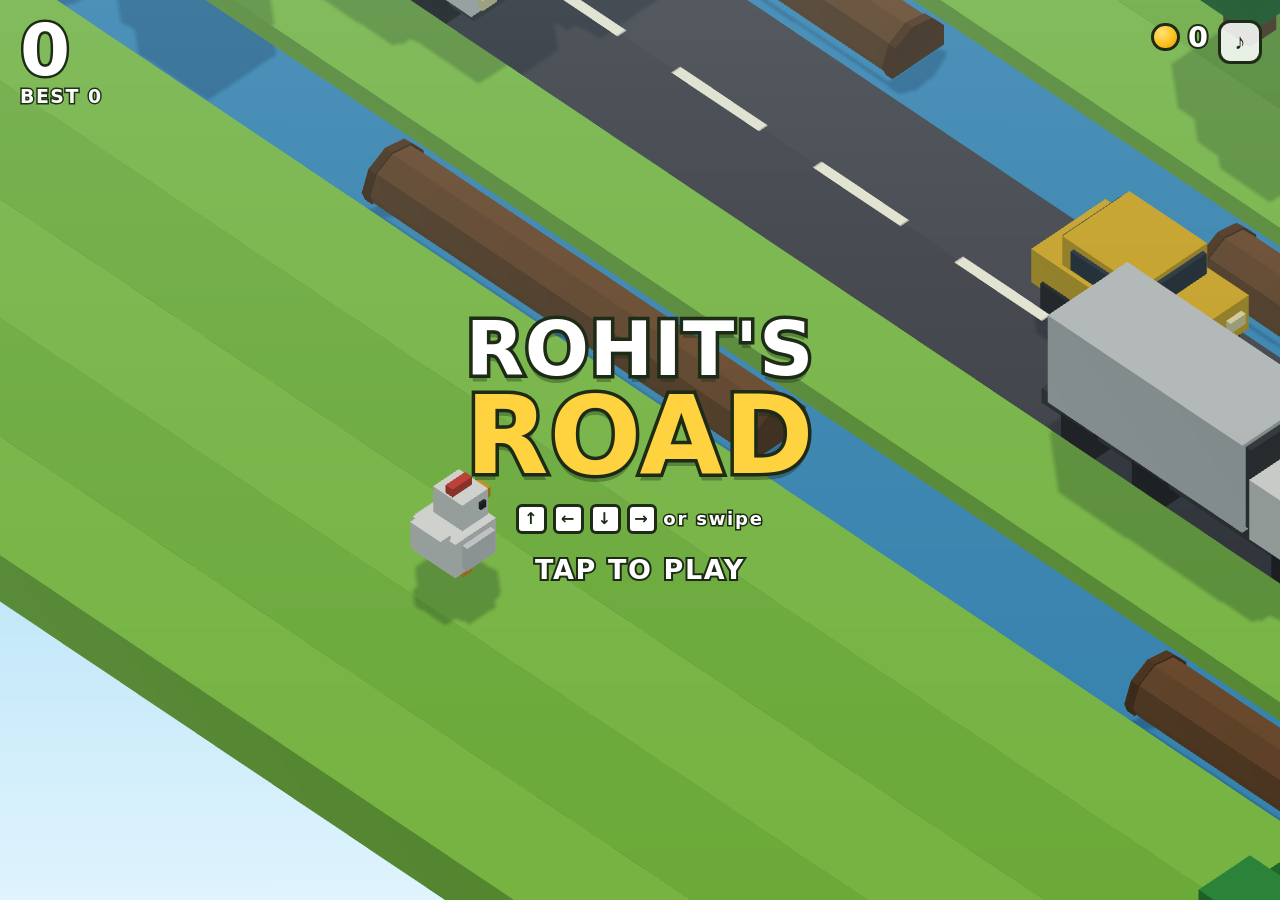
<file: games/rohits-road/index.html>
<!DOCTYPE html>
<html lang="en">
  <head>
    <meta charset="UTF-8" />
    <meta
      name="viewport"
      content="width=device-width, initial-scale=1.0, maximum-scale=1.0, user-scalable=no, viewport-fit=cover"
    />
    <meta name="theme-color" content="#8fd94f" />
    <title>Rohit's Road</title>
    <link
      rel="icon"
      href="data:image/svg+xml,<svg xmlns='http://www.w3.org/2000/svg' viewBox='0 0 32 32'><rect width='32' height='32' rx='6' fill='%238fd94f'/><rect x='9' y='12' width='14' height='11' fill='%23fff'/><rect x='13' y='7' width='9' height='7' fill='%23fff'/><rect x='22' y='9' width='5' height='3' fill='%23f5a623'/><rect x='15' y='4' width='5' height='4' fill='%23e4483a'/></svg>"
    />
    <script type="module" crossorigin src="./assets/index-CvMu0M6_.js"></script>
    <link rel="stylesheet" crossorigin href="./assets/index-Dy1kOohQ.css">
  </head>
  <body>
    <div id="app">
      <canvas id="scene"></canvas>

      <div id="hud">
        <div id="score-wrap">
          <div id="score">0</div>
          <div id="best">BEST 0</div>
        </div>

        <div id="coins">
          <span id="coin-icon"></span><span id="coin-count">0</span>
        </div>

        <button id="sound" type="button" aria-label="Toggle sound">
          <span id="sound-glyph">♪</span>
        </button>
      </div>

      <div id="title-screen" class="overlay">
        <div class="panel">
          <h1 class="logo">
            <span class="logo-line logo-top">ROHIT'S</span>
            <span class="logo-line logo-bottom">ROAD</span>
          </h1>
          <p class="hint">
            <span class="keycap">↑</span><span class="keycap">←</span
            ><span class="keycap">↓</span><span class="keycap">→</span> or swipe
          </p>
          <div class="cta">TAP TO PLAY</div>
        </div>
      </div>

      <div id="over-screen" class="overlay hidden">
        <div class="panel">
          <div class="over-title">SQUISHED!</div>
          <div class="over-reason" id="over-reason"></div>
          <div class="over-stats">
            <div class="stat">
              <div class="stat-label">SCORE</div>
              <div class="stat-value" id="final-score">0</div>
            </div>
            <div class="stat">
              <div class="stat-label">BEST</div>
              <div class="stat-value" id="final-best">0</div>
            </div>
          </div>
          <div class="cta">TAP TO RETRY</div>
        </div>
      </div>
    </div>

  </body>
</html>
</file>
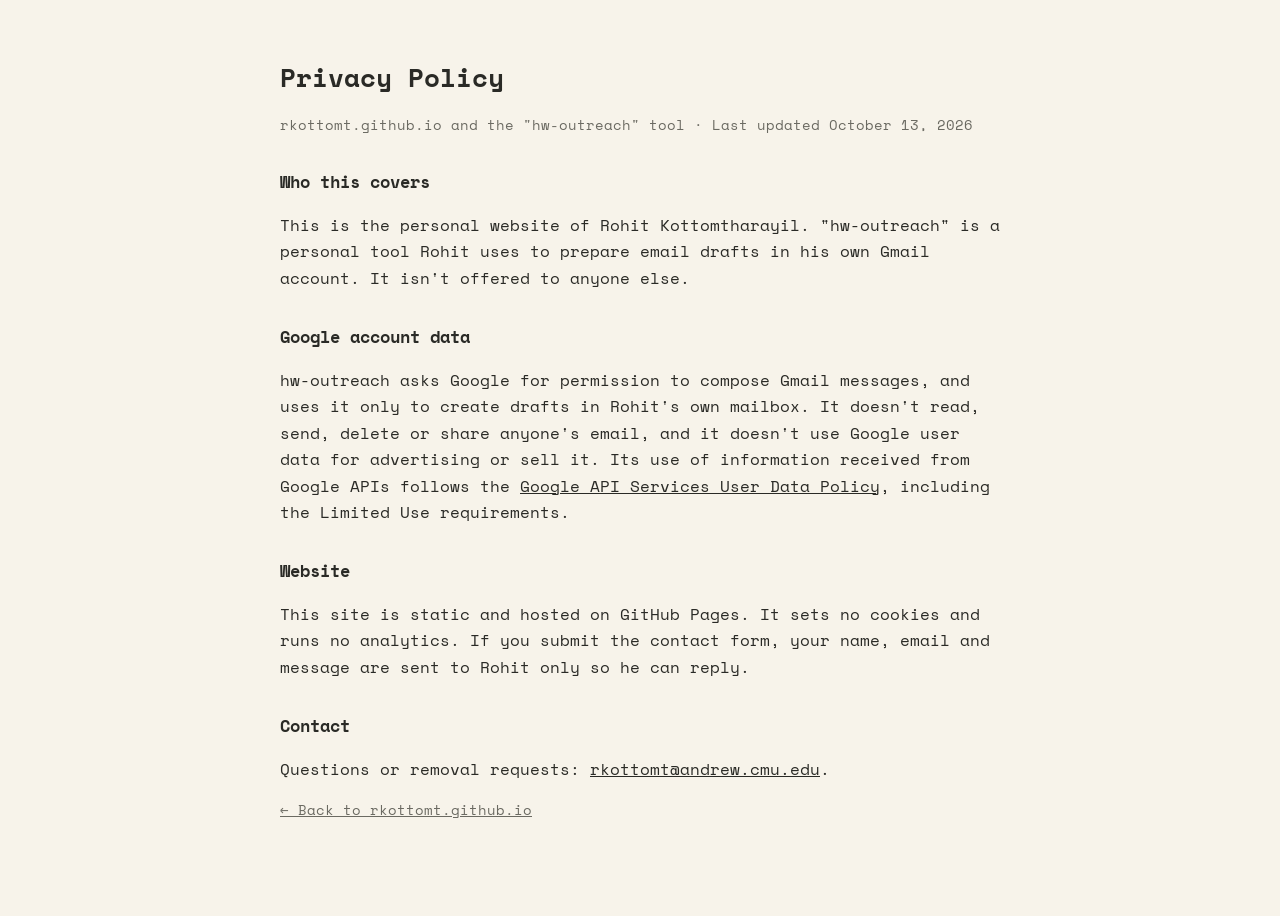
<file: privacy.html>
<!DOCTYPE html>
<html lang="en">
<head>
  <meta charset="UTF-8">
  <meta name="viewport" content="width=device-width, initial-scale=1.0">
  <title>Privacy Policy — Rohit Kottomtharayil</title>
  <meta name="robots" content="noindex">
  <link rel="icon" href="assets/favicon.ico">
  <link rel="stylesheet" href="https://fonts.googleapis.com/css2?family=Space+Mono:wght@400;700&display=swap">
  <style>
    :root { --bg: #f7f3ea; --fg: #2a2a26; --muted: #6b6a62; }
    @media (prefers-color-scheme: dark) { :root { --bg: #1d1d1a; --fg: #ece8de; --muted: #a6a398; } }
    body { margin: 0; background: var(--bg); color: var(--fg); font: 16px/1.65 "Space Mono", ui-monospace, monospace; }
    main { max-width: 720px; margin: 0 auto; padding: 56px 20px 80px; }
    h1 { font-size: 1.6rem; margin: 0 0 4px; }
    h2 { font-size: 1.05rem; margin: 32px 0 8px; }
    p, li { color: var(--fg); }
    .muted { color: var(--muted); font-size: 0.9rem; }
    a { color: inherit; }
  </style>
</head>
<body>
<main>
  <h1>Privacy Policy</h1>
  <p class="muted">rkottomt.github.io and the "hw-outreach" tool · Last updated October 13, 2026</p>

  <h2>Who this covers</h2>
  <p>This is the personal website of Rohit Kottomtharayil. "hw-outreach" is a personal tool Rohit uses to prepare
  email drafts in his own Gmail account. It isn't offered to anyone else.</p>

  <h2>Google account data</h2>
  <p>hw-outreach asks Google for permission to compose Gmail messages, and uses it only to create drafts in
  Rohit's own mailbox. It doesn't read, send, delete or share anyone's email, and it doesn't use Google user data for
  advertising or sell it. Its use of information received from Google APIs follows the
  <a href="https://developers.google.com/terms/api-services-user-data-policy">Google API Services User Data Policy</a>,
  including the Limited Use requirements.</p>

  <h2>Website</h2>
  <p>This site is static and hosted on GitHub Pages. It sets no cookies and runs no analytics. If you submit the
  contact form, your name, email and message are sent to Rohit only so he can reply.</p>

  <h2>Contact</h2>
  <p>Questions or removal requests: <a href="mailto:rkottomt@andrew.cmu.edu">rkottomt@andrew.cmu.edu</a>.</p>

  <p class="muted"><a href="/">← Back to rkottomt.github.io</a></p>
</main>
</body>
</html>
</file>
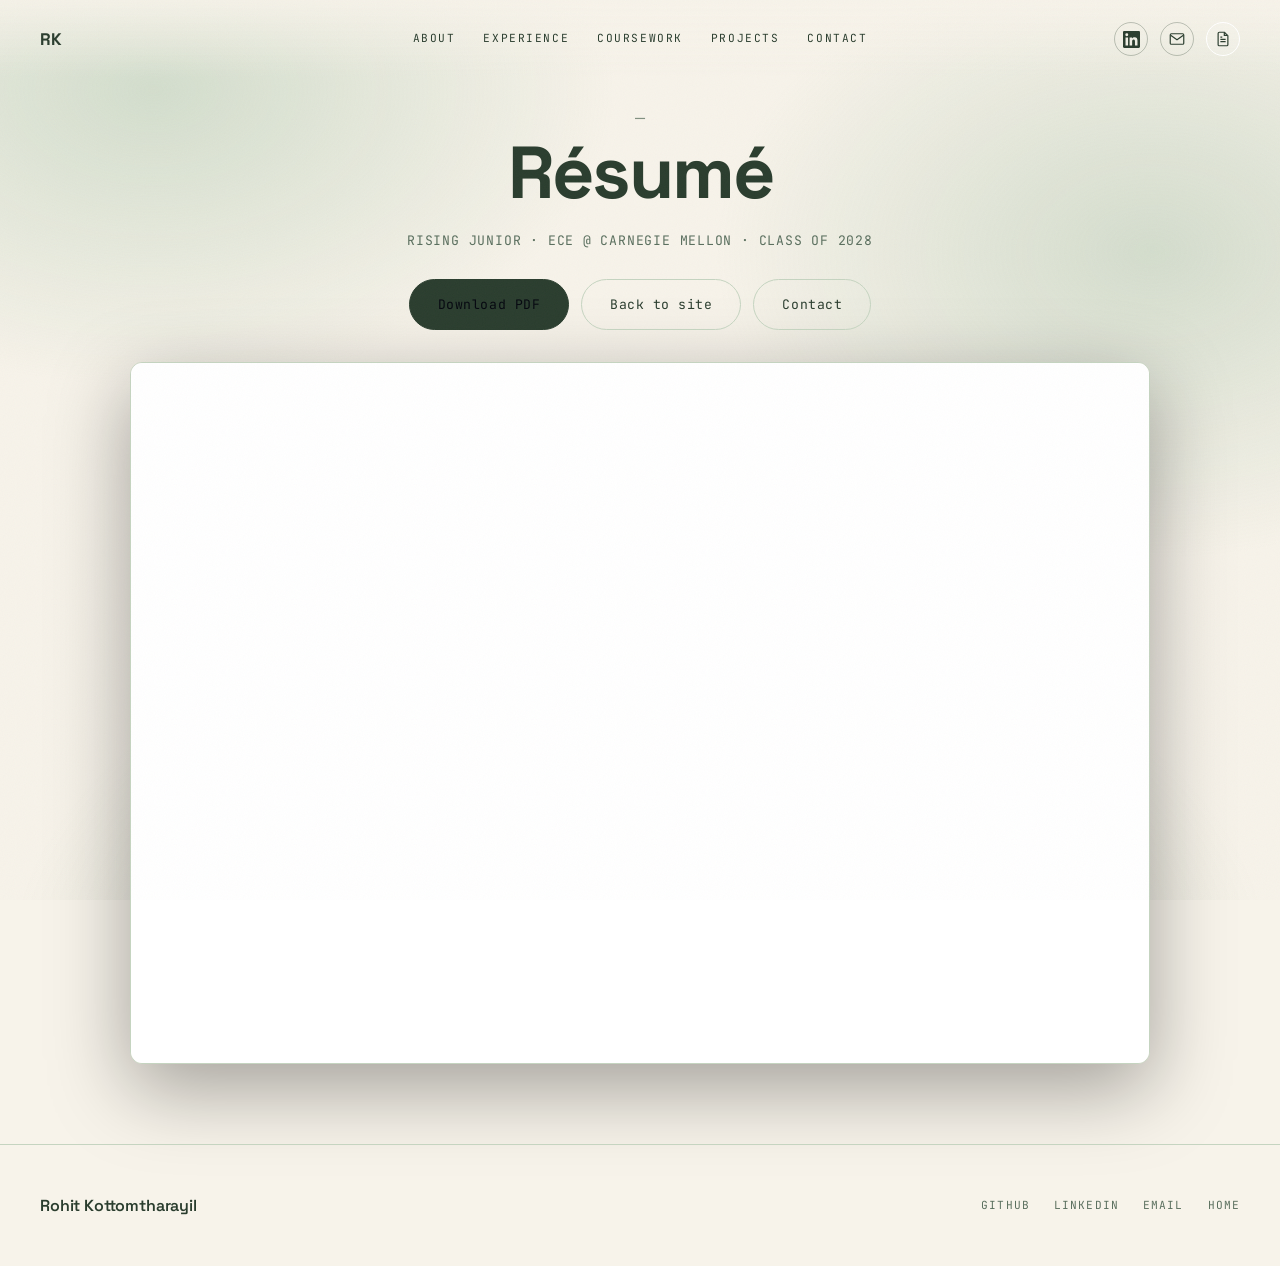
<file: resume.html>
<!DOCTYPE html>
<html lang="en">
<head>
  <meta charset="UTF-8">
  <meta name="viewport" content="width=device-width, initial-scale=1.0, viewport-fit=cover">
  <title>Résumé — Rohit Kottomtharayil</title>
  <meta name="description" content="Résumé of Rohit Kottomtharayil — rising junior ECE student at Carnegie Mellon, Class of 2028 (optics hardware, machine learning, systems).">
  <meta name="theme-color" content="#f7f3ea">
  <link rel="canonical" href="https://rkottomt.github.io/resume.html">
  <link rel="icon" href="assets/favicon.ico">
  <link rel="preconnect" href="https://fonts.googleapis.com">
  <link rel="preconnect" href="https://fonts.gstatic.com" crossorigin>
  <link rel="stylesheet" href="themes/theme-sage-cream.css?v=1">
  <link rel="stylesheet" href="style.css?v=11">
  <link rel="stylesheet" href="home.css?v=32">
  <link rel="stylesheet" href="resume.css?v=1">
</head>
<body class="resume-page">
  <a class="skip-link" href="#resume-main">Skip to résumé</a>

  <div class="cursor-dot" id="cursorDot"></div>
  <div class="noise-overlay" aria-hidden="true"></div>
  <div class="site-aurora" aria-hidden="true"></div>

  <nav class="site-nav" id="siteNav" aria-label="Site">
    <a href="index.html" class="nav-brand">RK</a>
    <div class="nav-links">
      <a href="index.html#about" class="nav-link">About</a>
      <a href="index.html#experience" class="nav-link">Experience</a>
      <a href="index.html#coursework" class="nav-link">Coursework</a>
      <a href="index.html#projects" class="nav-link">Projects</a>
      <a href="index.html#contact" class="nav-link">Contact</a>
    </div>
    <div class="nav-actions">
      <a href="https://www.linkedin.com/in/rohit-kottomtharayil/" class="nav-icon" target="_blank" rel="noopener" aria-label="LinkedIn">
        <svg viewBox="0 0 24 24" width="17" height="17" fill="currentColor"><path d="M20.45 20.45h-3.56v-5.57c0-1.33-.03-3.04-1.85-3.04-1.85 0-2.14 1.45-2.14 2.94v5.67H9.35V9h3.41v1.56h.05c.48-.9 1.64-1.85 3.37-1.85 3.6 0 4.27 2.37 4.27 5.45v6.29zM5.34 7.43a2.07 2.07 0 1 1 0-4.14 2.07 2.07 0 0 1 0 4.14zM7.12 20.45H3.56V9h3.56v11.45zM22.22 0H1.77C.79 0 0 .77 0 1.72v20.56C0 23.23.79 24 1.77 24h20.45c.98 0 1.78-.77 1.78-1.72V1.72C24 .77 23.2 0 22.22 0z"/></svg>
      </a>
      <a href="mailto:rkottomt@andrew.cmu.edu" class="nav-icon" aria-label="Email">
        <svg viewBox="0 0 24 24" width="18" height="18" fill="none" stroke="currentColor" stroke-width="1.6"><rect x="3" y="5" width="18" height="14" rx="1.5"/><path d="M3.5 7l8.5 6 8.5-6"/></svg>
      </a>
      <a href="resume.html" class="nav-icon is-active" aria-current="page" aria-label="Résumé">
        <svg viewBox="0 0 24 24" width="18" height="18" fill="none" stroke="currentColor" stroke-width="1.6"><path d="M14 3H7a1.5 1.5 0 0 0-1.5 1.5v15A1.5 1.5 0 0 0 7 21h10a1.5 1.5 0 0 0 1.5-1.5V7.5L14 3z"/><path d="M13.75 3.25v4h4"/><path d="M8.5 12.5h7M8.5 15.5h7M8.5 9.5h2.5"/></svg>
      </a>
    </div>
  </nav>

  <main id="resume-main" class="resume-main">
    <header class="section-head">
      <span class="section-index">—</span>
      <h1 class="section-title">Résumé</h1>
    </header>

    <p class="resume-lead">Rising junior · ECE @ Carnegie Mellon · Class of 2028</p>

    <div class="resume-toolbar">
      <a href="assets/resume.pdf?v=4" class="resume-btn resume-btn-primary" download>Download PDF</a>
      <a href="index.html" class="resume-btn">Back to site</a>
      <a href="index.html#contact" class="resume-btn">Contact</a>
    </div>

    <div class="resume-viewer">
      <iframe src="assets/resume.pdf?v=4" title="Rohit Kottomtharayil — Résumé PDF">
        <div class="resume-fallback">
          <p>Your browser can&rsquo;t display embedded PDFs.</p>
          <a href="assets/resume.pdf?v=4" class="resume-btn resume-btn-primary" download>Download PDF</a>
        </div>
      </iframe>
    </div>
  </main>

  <footer class="site-footer">
    <div class="footer-name">Rohit Kottomtharayil</div>
    <div class="footer-links">
      <a href="https://github.com/rkottomt" target="_blank" rel="noopener">GitHub</a>
      <a href="https://www.linkedin.com/in/rohit-kottomtharayil/" target="_blank" rel="noopener">LinkedIn</a>
      <a href="mailto:rkottomt@andrew.cmu.edu">Email</a>
      <a href="index.html">Home</a>
    </div>
  </footer>

  <script src="resume.js?v=1"></script>
</body>
</html>
</file>
<file: games/rohits-road/assets/index-Dy1kOohQ.css>
:root{--ink: #1d2b17;--stroke: 3px;--ui-font: "Trebuchet MS", "Avenir Next", "Segoe UI", system-ui, sans-serif}*{box-sizing:border-box}html,body{margin:0;padding:0;width:100%;height:100%;overflow:hidden;background:#cdeefb;font-family:var(--ui-font);-webkit-user-select:none;user-select:none;-webkit-tap-highlight-color:transparent;touch-action:none;overscroll-behavior:none}#app{position:fixed;top:0;right:0;bottom:0;left:0}#scene{display:block;width:100%;height:100%}#hud{position:absolute;top:0;right:0;bottom:0;left:0;pointer-events:none;padding:max(18px,env(safe-area-inset-top)) max(18px,env(safe-area-inset-right)) max(18px,env(safe-area-inset-bottom)) max(18px,env(safe-area-inset-left))}.stroked{color:#fff;-webkit-text-stroke:var(--stroke) var(--ink);paint-order:stroke fill}#score-wrap{position:absolute;top:max(16px,env(safe-area-inset-top));left:max(20px,env(safe-area-inset-left));line-height:.95}#score{font-size:clamp(46px,8vmin,92px);font-weight:900;letter-spacing:-.02em;color:#fff;-webkit-text-stroke:5px var(--ink);paint-order:stroke fill;transition:transform 90ms ease-out;transform-origin:left center}#score.bump{transform:scale(1.16)}#best{margin-top:4px;font-size:clamp(13px,2.1vmin,20px);font-weight:800;letter-spacing:.08em;color:#fff;-webkit-text-stroke:3px var(--ink);paint-order:stroke fill;opacity:.95}#coins{position:absolute;top:max(20px,env(safe-area-inset-top));right:max(72px,calc(env(safe-area-inset-right) + 72px));display:flex;align-items:center;gap:8px;font-size:clamp(20px,3.2vmin,34px);font-weight:900;color:#fff;-webkit-text-stroke:4px var(--ink);paint-order:stroke fill}#coin-icon{width:clamp(20px,3.2vmin,32px);height:clamp(20px,3.2vmin,32px);border-radius:50%;background:radial-gradient(circle at 35% 30%,#ffe27a,#ffc21f 55%,#e39a06);border:3px solid var(--ink);flex:none}#sound{position:absolute;top:max(20px,env(safe-area-inset-top));right:max(18px,env(safe-area-inset-right));width:44px;height:44px;border-radius:12px;border:3px solid var(--ink);background:#ffffffdb;color:var(--ink);font-size:22px;font-weight:900;line-height:1;cursor:pointer;pointer-events:auto;padding:0;display:grid;place-items:center}#sound.muted #sound-glyph{opacity:.35;text-decoration:line-through}.overlay{position:absolute;top:0;right:0;bottom:0;left:0;display:grid;place-items:center;pointer-events:none;transition:opacity .22s ease}.overlay.hidden{opacity:0;visibility:hidden}#over-screen{background:#10200c57}.panel{text-align:center;padding:24px 34px;animation:pop .26s cubic-bezier(.2,1.4,.4,1) both}@keyframes pop{0%{transform:scale(.86);opacity:0}to{transform:scale(1);opacity:1}}.logo{margin:0 0 18px;display:flex;flex-direction:column;align-items:center;gap:2px;line-height:.92}.logo-line{font-weight:900;letter-spacing:.01em;color:#fff;-webkit-text-stroke:7px var(--ink);paint-order:stroke fill;text-shadow:0 7px 0 rgba(29,43,23,.35)}.logo-top{font-size:clamp(40px,8.4vmin,96px)}.logo-bottom{font-size:clamp(56px,12vmin,138px);color:#ffd23f}.hint{margin:0 0 20px;font-size:clamp(12px,2vmin,18px);font-weight:800;letter-spacing:.1em;color:#fff;-webkit-text-stroke:3px var(--ink);paint-order:stroke fill;display:flex;align-items:center;justify-content:center;gap:6px}.keycap{display:inline-grid;place-items:center;width:1.9em;height:1.9em;border-radius:6px;background:#fff;border:3px solid var(--ink);color:var(--ink);-webkit-text-stroke:0;font-size:.9em}.cta{font-size:clamp(18px,3vmin,30px);font-weight:900;letter-spacing:.06em;color:#fff;-webkit-text-stroke:4px var(--ink);paint-order:stroke fill;animation:blink 1.1s steps(1,end) infinite}@keyframes blink{0%,60%{opacity:1}61%,to{opacity:.25}}.over-title{font-size:clamp(34px,7vmin,76px);font-weight:900;color:#ff5a4d;-webkit-text-stroke:6px var(--ink);paint-order:stroke fill;text-shadow:0 6px 0 rgba(29,43,23,.3)}.over-reason{margin-top:2px;font-size:clamp(13px,2.1vmin,20px);font-weight:800;letter-spacing:.08em;color:#fff;-webkit-text-stroke:3px var(--ink);paint-order:stroke fill}.over-stats{display:flex;justify-content:center;gap:34px;margin:22px 0 20px}.stat-label{font-size:clamp(11px,1.7vmin,15px);font-weight:900;letter-spacing:.14em;color:#fff;-webkit-text-stroke:3px var(--ink);paint-order:stroke fill;opacity:.9}.stat-value{font-size:clamp(32px,6vmin,64px);font-weight:900;color:#fff;-webkit-text-stroke:5px var(--ink);paint-order:stroke fill}
</file>
<file: themes/theme-sage-cream.css>
/* ============================================================
   Sage & cream theme (active)
   To revert: swap this link for themes/theme-navy.css in
   index.html and resume.html
   ============================================================ */
:root {
  --bg: #f7f3ea;
  --surface: #efebe0;
  --border: #c5d4c0;
  --text-primary: #2a3d2e;
  --text-secondary: #5a6f5e;
  --hover-accent: #4a6b52;
  --accent: #6b8f71;
  --accent-soft: rgba(107, 143, 113, 0.14);
  --accent-muted: rgba(107, 143, 113, 0.35);
  --on-accent: #f7f3ea;
  --on-primary: #f7f3ea;
  --inverse: #f7f3ea;
  --glow: rgba(107, 143, 113, 0.08);

  --nav-fg: #2a3d2e;
  --nav-border: rgba(42, 61, 46, 0.28);
  --nav-scrim: linear-gradient(to bottom, rgba(247, 243, 234, 0.88), rgba(247, 243, 234, 0));

  --focus-ring: rgba(74, 107, 82, 0.55);
  --scrollbar-thumb: #a8bdb0;

  --overlay: rgba(42, 61, 46, 0.55);
  --overlay-heavy: rgba(42, 61, 46, 0.72);
  --overlay-zoom: rgba(42, 61, 46, 0.88);
  --modal-scrim: rgba(42, 61, 46, 0.62);

  --shadow: rgba(42, 61, 46, 0.14);
  --shadow-strong: rgba(42, 61, 46, 0.22);
  --row-hover: rgba(107, 143, 113, 0.06);
  --chip-hover: rgba(107, 143, 113, 0.08);
  --tile-glow-border: rgba(107, 143, 113, 0.35);
  --tile-glow-shadow: rgba(107, 143, 113, 0.12);
  --section-index-color: rgba(42, 61, 46, 0.12);

  --aurora-1: rgba(168, 196, 170, 0.45);
  --aurora-2: rgba(139, 175, 145, 0.32);
  --aurora-3: rgba(107, 143, 113, 0.28);

  --hero-scrim: radial-gradient(ellipse at center, rgba(247, 243, 234, 0.72) 0%, rgba(247, 243, 234, 0.35) 42%, rgba(247, 243, 234, 0) 72%);
  --highlight-underline: rgba(107, 143, 113, 0.32);
  --cover-bg: #e8e4da;
  --cover-hover-border: rgba(74, 107, 82, 0.45);
  --diagram-bg: #e8e4da;

  --poster-hotspot-bg: rgba(239, 235, 224, 0.92);
  --poster-hotspot-border: rgba(107, 143, 113, 0.35);
  --poster-hotspot-hover-border: rgba(74, 107, 82, 0.85);
  --poster-thumb-hover-border: rgba(74, 107, 82, 0.65);

  --status-dot: #6b8f71;
  --status-dot-glow: rgba(107, 143, 113, 0.45);

  --hero-accent: #6b8f71;
  --hero-accent-dark: #4a6b52;
  --hero-accent-light: #a8c4aa;
  --hero-accent-bright: #f7f3ea;
  --hero-wave-line: rgba(107, 143, 113, 0.38);

  --noise-opacity: 0.035;
}
</file>
<file: style.css>
@import url('https://fonts.googleapis.com/css2?family=Space+Grotesk:wght@300..700&family=Inter:wght@300;400;500;600&family=JetBrains+Mono:wght@300;400;500&display=swap');

*, *::before, *::after {
  margin: 0;
  padding: 0;
  box-sizing: border-box;
}

:root {
  --font-heading: 'Space Grotesk', sans-serif;
  --font-body: 'Inter', sans-serif;
  --font-mono: 'JetBrains Mono', monospace;
  --transition: all 0.3s ease;
  --sidebar-width: 280px;
  /* Color tokens live in themes/theme-*.css (loaded before this file). */
}

html {
  scroll-behavior: smooth;
}

body {
  background: var(--bg);
  color: var(--text-primary);
  font-family: var(--font-body);
  line-height: 1.6;
  overflow-x: hidden;
}

/* Custom cursor only for fine-pointer/hover devices; touch keeps normal behavior */
@media (hover: hover) and (pointer: fine) {
  body { cursor: none; }
}

::-webkit-scrollbar { width: 4px; }
::-webkit-scrollbar-track { background: var(--bg); }
::-webkit-scrollbar-thumb { background: var(--scrollbar-thumb); border-radius: 2px; }

a {
  color: var(--text-primary);
  text-decoration: none;
  transition: var(--transition);
}

a:hover {
  color: var(--hover-accent);
}

/* Consistent keyboard focus ring across nav links, buttons, timeline triggers,
   interest chips, carousel/shuffle/modal controls (which otherwise rely on the
   browser default). Mouse clicks don't trigger :focus-visible, so this is
   keyboard-only and doesn't affect the pointer experience. */
a:focus-visible,
button:focus-visible,
[tabindex]:focus-visible {
  outline: 2px solid var(--focus-ring);
  outline-offset: 3px;
  border-radius: 2px;
}

/* Skip link: hidden until focused, then slides into the top-left. */
.skip-link {
  position: fixed;
  top: -100px;
  left: 12px;
  z-index: 12000;
  padding: 10px 16px;
  background: var(--bg);
  color: var(--text-primary);
  border: 1px solid var(--focus-ring);
  border-radius: 6px;
  font-family: var(--font-mono);
  font-size: 0.8rem;
  transition: top 0.2s ease;
}

.skip-link:focus {
  top: 12px;
  color: var(--text-primary);
}

/* ===================== CUSTOM CURSOR ===================== */
.cursor-dot {
  display: none; /* enabled only on fine-pointer/hover devices below */
  position: fixed;
  top: 0;
  left: 0;
  width: 8px;
  height: 8px;
  background: var(--text-primary);
  border-radius: 50%;
  pointer-events: none;
  z-index: 10000;
  transition: width 0.2s ease, height 0.2s ease, background 0.2s ease, margin 0.2s ease;
  margin-left: -4px;
  margin-top: -4px;
}

@media (hover: hover) and (pointer: fine) {
  .cursor-dot { display: block; }
}

.cursor-dot.expanded {
  width: 24px;
  height: 24px;
  background: transparent;
  border: 1.5px solid var(--text-primary);
  margin-left: -12px;
  margin-top: -12px;
}

/* ===================== NOISE OVERLAY ===================== */
.noise-overlay {
  position: fixed;
  top: 0;
  left: 0;
  width: 100%;
  height: 100%;
  pointer-events: none;
  z-index: 9999;
  opacity: var(--noise-opacity);
  /* Pre-rendered noise tile: the turbulence filter rasterizes once for a small
     repeating tile instead of recompositing the full viewport on every paint. */
  background-image: url("data:image/svg+xml,%3Csvg xmlns='http://www.w3.org/2000/svg' width='120' height='120'%3E%3Cfilter id='n'%3E%3CfeTurbulence type='fractalNoise' baseFrequency='0.9' numOctaves='3' stitchTiles='stitch'/%3E%3C/filter%3E%3Crect width='100%25' height='100%25' filter='url(%23n)'/%3E%3C/svg%3E");
  background-repeat: repeat;
  background-size: 120px 120px;
}

/* ===================== PAGE TRANSITION ===================== */
.page-wrapper {
  opacity: 1;
  transition: opacity 0.2s ease;
}

.page-wrapper.fade-out {
  opacity: 0;
}

/* ===================== SIDEBAR ===================== */
.sidebar {
  position: fixed;
  top: 0;
  left: 0;
  width: var(--sidebar-width);
  height: 100vh;
  background: var(--bg);
  border-right: 1px solid var(--border);
  display: flex;
  flex-direction: column;
  justify-content: space-between;
  padding: 48px 32px 32px;
  z-index: 100;
  animation: slideInLeft 0.6s ease forwards;
}

@keyframes slideInLeft {
  from {
    transform: translateX(-20px);
    opacity: 0;
  }
  to {
    transform: translateX(0);
    opacity: 1;
  }
}

.sidebar-top {}

.sidebar .name {
  font-family: var(--font-heading);
  font-size: 1.35rem;
  font-weight: 700;
  line-height: 1.2;
  letter-spacing: -0.02em;
  margin-bottom: 6px;
  display: block;
  color: var(--text-primary);
}

.sidebar a.name:hover {
  opacity: 0.7;
}

.sidebar .subtitle {
  font-family: var(--font-mono);
  font-size: 0.75rem;
  color: var(--text-secondary);
  letter-spacing: 0.02em;
}

.sidebar .divider {
  width: 100%;
  height: 1px;
  background: var(--border);
  margin: 24px 0;
}

.sidebar .social-links {
  display: flex;
  flex-direction: column;
  gap: 14px;
}

.sidebar .social-links a {
  font-family: var(--font-mono);
  font-size: 0.72rem;
  color: var(--text-secondary);
  display: flex;
  align-items: center;
  justify-content: space-between;
  padding: 2px 0;
  border-bottom: 1px solid transparent;
  letter-spacing: 0.01em;
}

.sidebar .social-links a:hover {
  color: var(--text-primary);
  border-bottom-color: var(--text-primary);
}

.sidebar .social-links a .arrow {
  font-size: 0.8rem;
  transition: transform 0.2s ease;
}

.sidebar .social-links a:hover .arrow {
  transform: translateX(3px);
}

.sidebar-bottom {
  display: flex;
  flex-direction: column;
  gap: 16px;
}

.sidebar-bottom .resume-link {
  font-family: var(--font-mono);
  font-size: 0.72rem;
  color: var(--text-secondary);
  text-transform: uppercase;
  letter-spacing: 0.08em;
  display: flex;
  align-items: center;
  gap: 6px;
}

.sidebar-bottom .resume-link:hover {
  color: var(--text-primary);
}

.sidebar-bottom .nav-links {
  display: flex;
  gap: 16px;
}

.sidebar-bottom .nav-links a {
  font-family: var(--font-mono);
  font-size: 0.68rem;
  color: var(--text-secondary);
  text-transform: uppercase;
  letter-spacing: 0.1em;
}

.sidebar-bottom .nav-links a:hover {
  color: var(--text-primary);
}

.sidebar-bottom .nav-links a.active {
  color: var(--text-primary);
}

/* ===================== MAIN CONTENT ===================== */
.main-content {
  margin-left: var(--sidebar-width);
  min-height: 100vh;
}

/* ===================== TILE GRID (index) ===================== */
.tile-grid {
  display: grid;
  grid-template-columns: repeat(4, 1fr);
  grid-template-rows: repeat(4, 1fr);
  gap: 4px;
  padding: 4px;
  min-height: 100vh;
  width: 100%;
}

.tile {
  background: var(--surface);
  border: 1px solid var(--border);
  aspect-ratio: 1 / 1;
  position: relative;
  cursor: crosshair;
  perspective: 800px;
  opacity: 0;
  transform: scale(0.7) translateY(10px);
}

.tile.tile-show {
  opacity: 1;
  transform: scale(1) translateY(0);
  transition: opacity 0.5s ease, transform 0.5s cubic-bezier(0.34, 1.5, 0.64, 1);
}

.tile.tile-ready {
  opacity: 1;
  transform: none;
  transition: all 0.25s cubic-bezier(0.34, 1.56, 0.64, 1);
}

.tile.tile-glow {
  box-shadow: 0 0 20px var(--tile-glow-shadow), inset 0 0 15px var(--chip-hover);
  border-color: var(--tile-glow-border);
}

/* ===================== CANVAS STAGE ===================== */
.tile-grid-wrapper {
  position: relative;
  width: 100%;
  min-height: 100vh;
}

#animCanvas {
  position: absolute;
  top: 0;
  left: 0;
  width: 100%;
  height: 100%;
  pointer-events: none;
  z-index: 10;
}

.anim-progress-bar {
  width: 100%;
  height: 2px;
  background: transparent;
  position: relative;
  overflow: hidden;
}

.anim-progress-fill {
  height: 100%;
  width: 0%;
  background: color-mix(in srgb, var(--text-primary) 30%, transparent);
  transition: width 0.1s linear;
}

.anim-replay-btn {
  font-family: var(--font-mono);
  font-size: 0.65rem;
  color: var(--text-secondary);
  background: none;
  border: 1px solid var(--border);
  padding: 5px 14px;
  cursor: pointer;
  letter-spacing: 0.06em;
  margin: 8px auto;
  display: block;
  transition: all 0.25s ease;
  opacity: 0;
}

.anim-replay-btn.visible {
  opacity: 1;
}

.anim-replay-btn:hover {
  color: var(--text-primary);
  border-color: var(--text-primary);
}

.tile:hover {
  transform: translateY(-8px) scale(1.02);
  box-shadow: 0 20px 60px var(--chip-hover);
  border-color: var(--tile-glow-border);
  z-index: 10;
}

.tile-inner {
  width: 100%;
  height: 100%;
  position: relative;
  transform-style: preserve-3d;
  transition: transform 0.6s cubic-bezier(0.34, 1.56, 0.64, 1);
}

.tile.flipped .tile-inner {
  transform: rotateY(180deg);
}

.tile-front,
.tile-back {
  position: absolute;
  top: 0;
  left: 0;
  width: 100%;
  height: 100%;
  backface-visibility: hidden;
  -webkit-backface-visibility: hidden;
}

.tile-front {
  display: flex;
  align-items: center;
  justify-content: center;
  overflow: hidden;
}

.tile-front svg {
  width: 100%;
  height: 100%;
}

.tile-back {
  background: var(--surface);
  transform: rotateY(180deg);
  display: flex;
  flex-direction: column;
  align-items: center;
  justify-content: center;
  gap: 6px;
  border: 1px solid var(--border);
}

.tile-back .tile-label {
  font-family: var(--font-mono);
  font-size: 0.7rem;
  color: var(--text-primary);
  letter-spacing: 0.06em;
  text-transform: uppercase;
}

.tile-back .tile-desc {
  font-family: var(--font-mono);
  font-size: 0.6rem;
  color: var(--text-secondary);
  letter-spacing: 0.04em;
}

/* ===================== PAGE ENTRANCE ANIMATIONS ===================== */
.anim-in {
  opacity: 0;
  transform: translateY(18px);
  animation: animIn 0.55s ease forwards;
}

@keyframes animIn {
  to {
    opacity: 1;
    transform: translateY(0);
  }
}

.anim-in-divider {
  opacity: 0;
  transform: scaleX(0);
  transform-origin: left;
  animation: dividerIn 0.5s ease forwards;
}

@keyframes dividerIn {
  to {
    opacity: 1;
    transform: scaleX(1);
  }
}

/* ===================== ABOUT PAGE ===================== */
.page-content {
  margin-left: var(--sidebar-width);
  min-height: 100vh;
  padding: 64px 56px;
  overflow-x: hidden;
}

.page-heading {
  font-family: var(--font-heading);
  font-size: 3rem;
  font-weight: 700;
  letter-spacing: -0.03em;
  margin-bottom: 16px;
}

.page-divider {
  width: 100%;
  height: 1px;
  background: var(--border);
  margin-bottom: 48px;
}

.about-grid {
  display: grid;
  grid-template-columns: 3fr 2fr;
  gap: 64px;
  margin-bottom: 80px;
}

.about-bio p {
  font-family: var(--font-body);
  font-size: 0.95rem;
  color: var(--text-secondary);
  line-height: 1.75;
  margin-bottom: 20px;
}

.about-bio p:first-child {
  color: var(--text-primary);
  font-size: 1.05rem;
}

.about-sidebar-section {
  display: flex;
  flex-direction: column;
  gap: 36px;
}

.about-section-label {
  font-family: var(--font-mono);
  font-size: 0.65rem;
  color: var(--text-secondary);
  text-transform: uppercase;
  letter-spacing: 0.12em;
  margin-bottom: 14px;
}

.currently-list {
  list-style: none;
  display: flex;
  flex-direction: column;
  gap: 10px;
}

.currently-list li {
  font-family: var(--font-body);
  font-size: 0.85rem;
  color: var(--text-secondary);
  display: flex;
  align-items: center;
  gap: 10px;
}

.currently-list li .now-icon {
  font-size: 0.9rem;
  flex-shrink: 0;
  filter: grayscale(1) brightness(1.5);
}

.timeline {
  display: flex;
  flex-direction: column;
  gap: 16px;
  padding-left: 16px;
  border-left: 1px solid var(--border);
}

.timeline-item {
  position: relative;
}

.timeline-item::before {
  content: '';
  position: absolute;
  left: -20px;
  top: 6px;
  width: 6px;
  height: 6px;
  background: var(--text-secondary);
  border-radius: 50%;
}

.timeline-item .timeline-title {
  font-family: var(--font-body);
  font-size: 0.85rem;
  color: var(--text-primary);
  margin-bottom: 2px;
}

.timeline-item .timeline-sub {
  font-family: var(--font-mono);
  font-size: 0.68rem;
  color: var(--text-secondary);
}

.interest-tags {
  display: flex;
  flex-wrap: wrap;
  gap: 8px;
}

.interest-tag {
  font-family: var(--font-mono);
  font-size: 0.68rem;
  color: var(--text-secondary);
  border: 1px solid var(--border);
  background: var(--bg);
  padding: 5px 14px;
  border-radius: 20px;
  transition: var(--transition);
}

.interest-tag:hover {
  color: var(--text-primary);
  border-color: var(--text-secondary);
}

.interest-tag-clickable {
  cursor: pointer;
  border-color: var(--tile-glow-border);
}

.interest-tag-clickable:hover,
.interest-tag-clickable.active {
  color: var(--text-primary);
  border-color: var(--text-primary);
  background: var(--chip-hover);
}

.tag-detail {
  font-family: var(--font-body);
  font-size: 0.78rem;
  color: var(--text-secondary);
  line-height: 1.55;
  margin-top: 0;
  max-height: 0;
  overflow: hidden;
  opacity: 0;
  transition: max-height 0.3s ease, opacity 0.25s ease, margin-top 0.3s ease;
}

.tag-detail.visible {
  max-height: 120px;
  opacity: 1;
  margin-top: 14px;
}

.tag-detail a {
  color: var(--text-primary);
  border-bottom: 1px solid var(--border);
}

.tag-detail a:hover {
  border-bottom-color: var(--text-primary);
}

/* ===================== MODAL ===================== */
.modal-overlay {
  position: fixed;
  inset: 0;
  background: var(--modal-scrim);
  z-index: 9000;
  display: flex;
  align-items: center;
  justify-content: center;
  opacity: 0;
  pointer-events: none;
  transition: opacity 0.25s ease;
  backdrop-filter: blur(4px);
}

.modal-overlay.open {
  opacity: 1;
  pointer-events: auto;
}

.modal-box {
  background: var(--surface);
  border: 1px solid var(--border);
  width: 380px;
  max-height: 80vh;
  display: flex;
  flex-direction: column;
  transform: translateY(20px) scale(0.97);
  transition: transform 0.3s cubic-bezier(0.34, 1.56, 0.64, 1);
}

.modal-overlay.open .modal-box {
  transform: translateY(0) scale(1);
}

.modal-header {
  display: flex;
  align-items: center;
  justify-content: space-between;
  padding: 20px 24px;
  border-bottom: 1px solid var(--border);
}

.modal-title {
  font-family: var(--font-mono);
  font-size: 0.75rem;
  color: var(--text-primary);
  text-transform: uppercase;
  letter-spacing: 0.1em;
}

.modal-close {
  background: none;
  border: none;
  color: var(--text-secondary);
  font-size: 1.2rem;
  cursor: pointer;
  padding: 0;
  line-height: 1;
  transition: color 0.2s ease;
}

.modal-close:hover {
  color: var(--text-primary);
}

.modal-body {
  padding: 20px 24px;
  overflow-y: auto;
}

.anime-list {
  list-style: none;
  counter-reset: anime;
  display: flex;
  flex-direction: column;
  gap: 0;
}

.anime-list li {
  counter-increment: anime;
  font-family: var(--font-body);
  font-size: 0.8rem;
  color: var(--text-secondary);
  padding: 7px 0;
  border-bottom: 1px solid var(--chip-hover);
  display: flex;
  align-items: center;
  gap: 12px;
  transition: color 0.2s ease;
}

.anime-list li:hover {
  color: var(--text-primary);
}

.anime-list li::before {
  content: counter(anime, decimal-leading-zero);
  font-family: var(--font-mono);
  font-size: 0.65rem;
  color: var(--text-secondary);
  min-width: 22px;
  opacity: 0.5;
}

.anime-list li:nth-child(-n+3)::before {
  color: var(--text-primary);
  opacity: 1;
}

.anime-list li:nth-child(-n+3) {
  color: var(--text-primary);
}

/* ===================== COURSEWORK CAROUSEL ===================== */
.coursework-section {
  margin-bottom: 64px;
}

.coursework-section .section-title {
  font-family: var(--font-heading);
  font-size: 1.3rem;
  font-weight: 600;
  margin-bottom: 8px;
  letter-spacing: -0.02em;
}

.carousel-wrapper {
  display: flex;
  flex-direction: column;
  align-items: center;
  gap: 32px;
}

.carousel-scene {
  width: 100%;
  height: 280px;
  perspective: 1200px;
  overflow: visible;
  display: flex;
  align-items: center;
  justify-content: center;
}

.carousel-ring {
  width: 260px;
  height: 220px;
  position: relative;
  transform-style: preserve-3d;
  transition: transform 0.6s cubic-bezier(0.23, 1, 0.32, 1);
}

.carousel-card {
  position: absolute;
  width: 260px;
  height: 220px;
  backface-visibility: hidden;
  -webkit-backface-visibility: hidden;
}

.carousel-card-inner {
  width: 100%;
  height: 100%;
  background: var(--surface);
  border: 1px solid var(--border);
  padding: 28px 26px;
  display: flex;
  flex-direction: column;
  justify-content: center;
  gap: 12px;
  transition: border-color 0.4s ease, box-shadow 0.4s ease;
}

.carousel-card.active .carousel-card-inner {
  border-color: var(--tile-glow-border);
  box-shadow:
    0 0 40px var(--chip-hover),
    0 30px 80px var(--shadow-strong);
}

.carousel-semester {
  font-family: var(--font-mono);
  font-size: 0.58rem;
  color: var(--text-secondary);
  text-transform: uppercase;
  letter-spacing: 0.14em;
}

.carousel-code {
  font-family: var(--font-mono);
  font-size: 2rem;
  font-weight: 500;
  color: var(--text-primary);
  letter-spacing: -0.02em;
  line-height: 1;
}

.carousel-name {
  font-family: var(--font-body);
  font-size: 0.85rem;
  color: var(--text-secondary);
  line-height: 1.45;
}

.carousel-controls {
  display: flex;
  align-items: center;
  gap: 28px;
}

.carousel-btn {
  width: 40px;
  height: 40px;
  background: transparent;
  border: 1px solid var(--border);
  color: var(--text-secondary);
  cursor: pointer;
  display: flex;
  align-items: center;
  justify-content: center;
  transition: all 0.25s ease;
  border-radius: 0;
}

.carousel-btn:hover {
  border-color: var(--text-primary);
  color: var(--text-primary);
  box-shadow: 0 0 20px var(--chip-hover);
}

.carousel-btn:active {
  transform: scale(0.94);
}

.carousel-indicator {
  font-family: var(--font-mono);
  font-size: 0.8rem;
  color: var(--text-secondary);
  display: flex;
  align-items: center;
  gap: 6px;
  min-width: 50px;
  justify-content: center;
}

.carousel-current {
  color: var(--text-primary);
  font-weight: 500;
}

.carousel-divider {
  opacity: 0.3;
}

.selected-work-section {
  margin-top: 24px;
}

.selected-work-section .section-title {
  font-family: var(--font-heading);
  font-size: 1.3rem;
  font-weight: 600;
  margin-bottom: 8px;
  letter-spacing: -0.02em;
}

.selected-work-section .page-divider {
  margin-bottom: 28px;
}

.work-grid {
  display: grid;
  grid-template-columns: 1fr 1fr;
  gap: 20px;
}

.work-card {
  background: var(--surface);
  border: 1px solid var(--border);
  padding: 28px;
  transition: transform 0.35s cubic-bezier(0.34, 1.56, 0.64, 1), border-color 0.3s ease, box-shadow 0.3s ease;
  display: flex;
  flex-direction: column;
  gap: 10px;
  transform-style: preserve-3d;
  will-change: transform;
}

.work-card:hover {
  border-color: var(--tile-glow-border);
  box-shadow: 0 20px 50px var(--chip-hover);
}

.work-card .work-title {
  font-family: var(--font-heading);
  font-size: 0.95rem;
  font-weight: 600;
}

.work-card .work-desc {
  font-family: var(--font-body);
  font-size: 0.8rem;
  color: var(--text-secondary);
  line-height: 1.5;
}

.work-card .work-tags {
  display: flex;
  gap: 6px;
  margin-top: 6px;
}

.work-card .work-tag {
  font-family: var(--font-mono);
  font-size: 0.6rem;
  color: var(--text-secondary);
  border: 1px solid var(--border);
  padding: 2px 8px;
  border-radius: 3px;
}

/* ===================== RESUME PAGE ===================== */
.resume-header {
  display: flex;
  align-items: center;
  justify-content: space-between;
  margin-bottom: 16px;
}

.download-btn {
  font-family: var(--font-mono);
  font-size: 0.72rem;
  color: var(--text-secondary);
  border: 1px solid var(--border);
  background: transparent;
  padding: 10px 20px;
  text-transform: uppercase;
  letter-spacing: 0.08em;
  cursor: pointer;
  transition: var(--transition);
  display: inline-flex;
  align-items: center;
  gap: 8px;
}

.download-btn:hover {
  color: var(--text-primary);
  border-color: var(--text-primary);
}

.resume-viewer {
  width: 100%;
  height: calc(100vh - 180px);
  border: 1px solid var(--border);
  background: var(--surface);
}

.resume-viewer iframe {
  width: 100%;
  height: 100%;
  border: none;
}

.resume-fallback {
  padding: 40px;
  text-align: center;
}

.resume-fallback p {
  color: var(--text-secondary);
  font-size: 0.9rem;
  margin-bottom: 20px;
}

/* ===================== RESPONSIVE ===================== */
@media (max-width: 1024px) {
  :root {
    --sidebar-width: 0px;
  }

  .sidebar {
    position: relative;
    width: 100%;
    height: auto;
    flex-direction: row;
    align-items: center;
    justify-content: space-between;
    padding: 20px 28px;
    border-right: none;
    border-bottom: 1px solid var(--border);
  }

  .sidebar .divider { display: none; }

  .sidebar .social-links {
    flex-direction: row;
    gap: 16px;
  }

  .sidebar .social-links a .link-text { display: none; }

  .sidebar-bottom {
    flex-direction: row;
    align-items: center;
    gap: 20px;
  }

  .main-content,
  .page-content {
    margin-left: 0;
  }

  .tile-grid {
    grid-template-columns: repeat(3, 1fr);
    grid-template-rows: repeat(3, 1fr);
    min-height: calc(100vh - 80px);
  }

  .tile:nth-child(n+10) { display: none; }

  .page-content {
    padding: 40px 32px;
  }

  .about-grid {
    gap: 40px;
  }
}

@media (max-width: 768px) {
  .carousel-scene {
    height: 240px;
  }

  .carousel-ring,
  .carousel-card {
    width: 220px;
    height: 200px;
  }

  .carousel-code {
    font-size: 1.6rem;
  }

  .sidebar {
    flex-wrap: wrap;
    gap: 12px;
    padding: 16px 20px;
  }

  .sidebar .social-links { display: none; }

  .sidebar-bottom .nav-links {
    gap: 12px;
  }

  .tile-grid {
    grid-template-columns: repeat(2, 1fr);
    grid-template-rows: repeat(4, 1fr);
  }

  .tile:nth-child(n+9) { display: none; }

  .about-grid {
    grid-template-columns: 1fr;
    gap: 40px;
  }

  .work-grid {
    grid-template-columns: 1fr;
  }

  .page-content {
    padding: 32px 20px;
  }

  .page-heading {
    font-size: 2.2rem;
  }

  .resume-header {
    flex-direction: column;
    align-items: flex-start;
    gap: 12px;
  }
}

/* ===================== ABOUT: VERTICAL RHYTHM ===================== */
/* Stacked sections separated by generous space, full-width dividers,
   and large editorial index numbers (01 / 02 / 03). */
.page-section {
  margin: 0;
  padding-top: 72px;
}

.section-head {
  display: flex;
  align-items: baseline;
  gap: 18px;
  margin-bottom: 18px;
}

.section-index {
  font-family: var(--font-mono);
  font-size: 3rem;
  font-weight: 300;
  line-height: 0.85;
  letter-spacing: -0.03em;
  color: var(--section-index-color);
  flex-shrink: 0;
}

.section-head .section-title {
  font-family: var(--font-heading);
  font-size: 1.3rem;
  font-weight: 600;
  letter-spacing: -0.02em;
  margin-bottom: 0;
}

/* ===================== ABOUT: SCANNABLE BIO ===================== */
.about-lead {
  font-family: var(--font-heading);
  font-size: 1.6rem;
  font-weight: 600;
  line-height: 1.3;
  letter-spacing: -0.02em;
  color: var(--text-primary);
  margin-bottom: 30px;
}

.about-facts {
  list-style: none;
  display: flex;
  flex-direction: column;
  gap: 18px;
  margin-bottom: 28px;
}

.about-facts li {
  display: grid;
  grid-template-columns: 92px 1fr;
  gap: 18px;
  align-items: baseline;
}

.about-facts .fact-key {
  font-family: var(--font-mono);
  font-size: 0.6rem;
  text-transform: uppercase;
  letter-spacing: 0.14em;
  color: var(--text-secondary);
  padding-top: 4px;
  border-top: 1px solid var(--border);
}

.about-facts .fact-val {
  font-family: var(--font-body);
  font-size: 0.92rem;
  line-height: 1.6;
  color: var(--text-primary);
}

.about-cta {
  font-family: var(--font-body);
  font-size: 0.9rem;
  line-height: 1.6;
  color: var(--text-secondary);
  padding-top: 22px;
  border-top: 1px solid var(--border);
}

/* ===================== ABOUT: HORIZONTAL WORK TRACK ===================== */
/* Applied by about.js on desktop; the section pins and the row scrolls left. */
.selected-work-section.is-horizontal-wrap {
  overflow: hidden;
}

.work-grid.is-horizontal {
  display: flex;
  flex-wrap: nowrap;
  grid-template-columns: none;
  width: max-content;
  gap: 24px;
  will-change: transform;
}

.work-grid.is-horizontal .work-card {
  width: 340px;
  max-width: 78vw;
  flex: 0 0 auto;
}

/* ===================== ABOUT: REVEAL / MOTION GUARDS ===================== */
/* about.js adds .reveals-armed to <body> (only when it will animate), so
   reveal targets start hidden and avoid a flash before the tween runs.
   If scripts fail or motion is reduced, the class is never added and
   everything stays fully visible. */
.reveals-armed .about-lead,
.reveals-armed .about-facts li,
.reveals-armed .about-cta,
.reveals-armed .about-sidebar-section > div,
.reveals-armed .section-head,
.reveals-armed .carousel-wrapper {
  opacity: 0;
}

@media (max-width: 768px) {
  .page-section {
    padding-top: 52px;
  }

  .section-index {
    font-size: 2.2rem;
  }

  .about-lead {
    font-size: 1.35rem;
  }

  .about-facts li {
    grid-template-columns: 72px 1fr;
    gap: 12px;
  }

  /* No pinned horizontal scroll on small screens: cards stack normally. */
  .work-grid.is-horizontal {
    display: grid;
    grid-template-columns: 1fr;
    width: auto;
  }

  .work-grid.is-horizontal .work-card {
    width: auto;
    max-width: none;
  }
}

@media (prefers-reduced-motion: reduce) {
  .reveals-armed .about-lead,
  .reveals-armed .about-facts li,
  .reveals-armed .about-cta,
  .reveals-armed .about-sidebar-section > div,
  .reveals-armed .section-head,
  .reveals-armed .carousel-wrapper {
    opacity: 1;
  }
}
</file>
<file: home.css>
/* ============================================================
   home.css — one-page redesign for index.html
   Reuses design tokens from style.css (:root vars, cursor, noise,
   carousel, section-head). This file styles the new landing flow.
   ============================================================ */

html {
  scroll-behavior: auto; /* ScrollSmoother/ScrollToPlugin own scrolling */
  -webkit-text-size-adjust: 100%; /* stop iOS auto-inflating text */
  text-size-adjust: 100%;
}

body {
  overscroll-behavior-y: none;
}

/* ScrollSmoother structure. Kept simple; the plugin manages transforms. */
#smooth-wrapper {
  position: relative;
  width: 100%;
}

/* ===================== TOP NAV ===================== */
.site-nav {
  position: fixed;
  top: 0;
  left: 0;
  width: 100%;
  z-index: 1000;
  display: flex;
  align-items: center;
  justify-content: space-between;
  padding: 22px 40px;
  padding-top: calc(22px + env(safe-area-inset-top));
  padding-left: calc(40px + env(safe-area-inset-left));
  padding-right: calc(40px + env(safe-area-inset-right));
  pointer-events: none;
}

/* Subtle top scrim keeps the white nav legible over bright hero backgrounds
   (replaces mix-blend-mode, which forced a full-width re-blend every scroll frame). */
.site-nav::before {
  content: '';
  position: absolute;
  inset: 0;
  z-index: -1;
  pointer-events: none;
  background: var(--nav-scrim);
}

.site-nav > * { pointer-events: auto; }

.nav-brand {
  font-family: var(--font-heading);
  font-size: 1.05rem;
  font-weight: 700;
  letter-spacing: 0.02em;
  color: var(--nav-fg);
}

.nav-links {
  display: flex;
  gap: 28px;
  position: absolute;
  left: 50%;
  transform: translateX(-50%);
}

.nav-link {
  font-family: var(--font-mono);
  font-size: 0.7rem;
  text-transform: uppercase;
  letter-spacing: 0.14em;
  color: var(--nav-fg);
  position: relative;
  padding: 4px 0;
}

.nav-link::after {
  content: '';
  position: absolute;
  left: 0;
  bottom: 0;
  width: 100%;
  height: 1px;
  background: var(--nav-fg);
  transform: scaleX(0);
  transform-origin: right;
  transition: transform 0.35s cubic-bezier(0.22, 1, 0.36, 1);
}

.nav-link:hover::after,
.nav-link.active::after {
  transform: scaleX(1);
  transform-origin: left;
}

.nav-link.active { opacity: 1; }

.nav-actions {
  display: flex;
  gap: 12px;
}

.nav-icon {
  width: 34px;
  height: 34px;
  border: 1px solid var(--nav-border);
  border-radius: 50%;
  display: flex;
  align-items: center;
  justify-content: center;
  color: var(--nav-fg);
  transition: transform 0.25s ease, border-color 0.25s ease, background 0.25s ease;
}

.nav-icon:hover {
  border-color: var(--nav-fg);
  transform: translateY(-2px);
}

/* ===================== SHARED SECTION SCAFFOLD ===================== */
.hero,
.about-intro,
.about,
.experience,
.coursework,
.projects {
  position: relative;
  width: 100%;
}

/* ===================== SITE AURORA BACKDROP =====================
   One viewport-fixed, static gradient layer behind every section. Because
   it's a single continuous layer (not per-section), there are no seams
   between sections, and it's paint-once so it adds no scroll cost. */
.site-aurora {
  position: fixed;
  inset: 0;
  z-index: -1;
  pointer-events: none;
  background:
    radial-gradient(60% 55% at 12% 10%, var(--aurora-1), transparent 60%),
    radial-gradient(55% 55% at 90% 28%, var(--aurora-2), transparent 62%),
    radial-gradient(75% 65% at 50% 108%, var(--aurora-3), transparent 66%);
}

.about,
.experience {
  padding: 140px 40px;
  max-width: 1100px;
  margin: 0 auto;
}

/* section-head / section-index come from style.css; center + enlarge here */
.section-head {
  flex-direction: column;
  align-items: center;
  text-align: center;
  gap: 8px;
  margin-bottom: 52px;
}

.section-head .section-index {
  font-family: var(--font-mono);
  font-size: 1.05rem;
  line-height: 1;
  letter-spacing: 0.05em;
  color: var(--text-secondary);
  opacity: 0.75;
}

.section-head .section-title {
  font-family: var(--font-heading);
  font-size: clamp(2.4rem, 6vw, 4.6rem);
  font-weight: 700;
  line-height: 1.02;
  letter-spacing: -0.03em;
}

/* ===================== HERO ===================== */
.hero {
  position: relative;
  min-height: 100vh;
  min-height: 100svh; /* stable on iOS Safari (excludes the toolbar) */
  display: flex;
  flex-direction: column;
  align-items: center;
  justify-content: center;
  padding: 120px 40px 80px;
  text-align: center;
  overflow: hidden;
}

/* Full-screen generative background (mounted + animated in hero-backgrounds.js) */
.hero-bg {
  position: absolute;
  inset: 0;
  z-index: 0;
  pointer-events: none;
}

#heroBg canvas {
  width: 100%;
  height: 100%;
  display: block;
}

.hero-content {
  position: relative;
  z-index: 1;
}

/* Radial scrim keeps the name/sub legible over busy backgrounds. */
.hero-content::before {
  content: '';
  position: absolute;
  left: 50%;
  top: 50%;
  transform: translate(-50%, -50%);
  width: 160%;
  height: 240%;
  z-index: -1;
  pointer-events: none;
  background: var(--hero-scrim);
}

.hero-name {
  font-family: var(--font-heading);
  font-weight: 700;
  font-size: clamp(1.9rem, 7.2vw, 6rem);
  line-height: 1;
  letter-spacing: -0.03em;
  color: var(--text-primary);
  margin: 0;
  white-space: nowrap;
}

.hero-name-text {
  display: inline-block;
  font-family: 'Space Mono', monospace;
  letter-spacing: -0.02em;
}

/* Idle char motion is applied to these by home.js */
.hero-name-text .char {
  display: inline-block;
  will-change: transform;
}

.hero-sub {
  font-family: var(--font-mono);
  font-size: clamp(0.7rem, 1.2vw, 0.85rem);
  letter-spacing: 0.2em;
  text-transform: uppercase;
  color: var(--text-secondary);
  margin-top: 28px;
}

.hero-scroll-hint {
  position: absolute;
  bottom: 30px;
  left: 50%;
  transform: translateX(-50%);
  display: flex;
  flex-direction: column;
  align-items: center;
  gap: 6px;
  font-family: var(--font-mono);
  font-size: 0.6rem;
  letter-spacing: 0.2em;
  text-transform: uppercase;
  color: var(--text-secondary);
}

.hero-scroll-arrow {
  animation: scrollBob 1.8s ease-in-out infinite;
}

@keyframes scrollBob {
  0%, 100% { transform: translateY(0); opacity: 0.4; }
  50% { transform: translateY(6px); opacity: 1; }
}

/* Hero background shuffle control + play link (mirrored corners) */
.hero-shuffle,
.hero-play {
  position: absolute;
  bottom: 30px;
  z-index: 2;
  display: inline-flex;
  align-items: center;
  gap: 6px;
  background: transparent;
  border: 1px solid var(--border);
  border-radius: 999px;
  padding: 7px 14px;
  font-family: var(--font-mono);
  font-size: 0.6rem;
  letter-spacing: 0.16em;
  text-transform: uppercase;
  color: var(--text-secondary);
  cursor: pointer;
  text-decoration: none;
  transition: color 0.25s ease, border-color 0.25s ease, background 0.25s ease;
}

.hero-shuffle { left: 40px; }
.hero-play { right: 40px; }

.hero-shuffle:hover,
.hero-play:hover {
  color: var(--text-primary);
  border-color: var(--text-secondary);
  background: var(--chip-hover);
}

@media (max-width: 768px) {
  .hero-shuffle { left: 22px; bottom: 24px; }
  .hero-play { right: 22px; bottom: 24px; }
}

/* ===================== ABOUT ME (full screen) ===================== */
.about-intro {
  min-height: 100vh;
  min-height: 100svh; /* stable on iOS Safari */
  display: flex;
  align-items: center;
  justify-content: center;
  overflow: hidden;
  padding: 0 40px;
}

/* One line: "About Me" + tagline. GSAP owns the horizontal transforms
   during the scrubbed reveal, so no CSS transform for centering here. */
.about-intro-line {
  display: flex;
  align-items: baseline;
  justify-content: center;
  gap: clamp(1.4rem, 4vw, 3.2rem);
  width: max-content;
  max-width: 100%;
  white-space: nowrap;
  will-change: transform;
}

.about-intro-title {
  font-family: var(--font-heading);
  font-weight: 700;
  font-size: clamp(2.6rem, 10vw, 9rem);
  letter-spacing: -0.04em;
  line-height: 1.02;
  color: var(--text-primary);
  white-space: nowrap;
}

.about-intro-desc {
  font-family: var(--font-heading);
  font-weight: 700;
  font-size: clamp(2.6rem, 10vw, 9rem);
  letter-spacing: -0.04em;
  line-height: 1.02;
  color: var(--text-secondary);
  white-space: nowrap;
}

/* ===================== ABOUT ===================== */
.about-copy {
  margin: 40px auto 0;
  max-width: 62ch;
  text-align: left;
}

/* Lead line: bigger, tighter, sets the editorial tone */
.about-copy p.about-lead {
  font-family: var(--font-heading);
  font-weight: 600;
  font-size: clamp(1.8rem, 3.6vw, 3rem);
  line-height: 1.25;
  letter-spacing: -0.02em;
  color: var(--text-primary);
  max-width: 22ch;
  margin-bottom: 48px;
}

/* Supporting prose: stepped down + capped measure so it reads, not slabs */
.about-copy p {
  font-family: var(--font-heading);
  font-weight: 500;
  font-size: clamp(1.05rem, 1.7vw, 1.4rem);
  line-height: 1.55;
  letter-spacing: -0.01em;
  color: var(--text-secondary);
  max-width: 62ch;
  margin-bottom: 28px;
}

.about-copy p:last-child { margin-bottom: 0; }

/* Keyword highlight: brighter text with a subtle navy underline swipe */
.about-copy .hl {
  color: var(--text-primary);
  background: linear-gradient(transparent 68%, var(--highlight-underline) 0);
  background-repeat: no-repeat;
  padding: 0 0.04em;
}

/* SplitText line masks */
.about-copy .split-line {
  overflow: hidden;
}

/* ===================== ABOUT: INTERESTS (minor, click to learn more) ===================== */
.about-interests {
  margin: 48px auto 0;
  max-width: 62ch;
}

.interests-label {
  display: block;
  font-family: var(--font-mono);
  font-size: 0.72rem;
  letter-spacing: 0.16em;
  text-transform: uppercase;
  color: var(--text-secondary);
  margin-bottom: 14px;
}

.interest-chips {
  display: flex;
  flex-wrap: wrap;
  gap: 10px;
}

.interest-chip {
  font-family: var(--font-mono);
  font-size: 0.82rem;
  color: var(--text-secondary);
  background: transparent;
  border: 1px solid var(--border);
  border-radius: 999px;
  padding: 7px 15px;
  cursor: none;
  transition: color 0.25s ease, border-color 0.25s ease, background 0.25s ease;
}

.interest-chip:hover {
  color: var(--text-primary);
  border-color: var(--accent);
  background: var(--accent-soft);
}

.interest-chip.active {
  color: var(--text-primary);
  border-color: var(--accent);
  background: var(--accent);
}

.interest-detail {
  margin-top: 16px;
  max-width: 640px;
  font-family: var(--font-body);
  font-size: 1rem;
  line-height: 1.55;
  color: var(--text-secondary);
}

.interest-detail a {
  color: var(--text-primary);
  border-bottom: 1px solid var(--accent);
}

/* Anime ranking modal (outside #smooth-wrapper) */
.interest-modal {
  position: fixed;
  inset: 0;
  z-index: 15000;
  display: flex;
  align-items: center;
  justify-content: center;
  padding: 24px;
  background: var(--overlay);
  backdrop-filter: blur(4px);
  opacity: 0;
  transition: opacity 0.3s ease;
}

.interest-modal[hidden] { display: none; }

.interest-modal.is-open { opacity: 1; }

.interest-modal-box {
  width: min(520px, 100%);
  max-height: 80vh;
  display: flex;
  flex-direction: column;
  background: var(--surface);
  border: 1px solid var(--border);
  border-radius: 12px;
  overflow: hidden;
}

.interest-modal-head {
  display: flex;
  align-items: center;
  justify-content: space-between;
  padding: 18px 22px;
  border-bottom: 1px solid var(--border);
}

.interest-modal-title {
  font-family: var(--font-heading);
  font-size: 1.15rem;
  font-weight: 600;
  color: var(--text-primary);
}

.interest-modal-close {
  font-size: 1.6rem;
  line-height: 1;
  color: var(--text-secondary);
  background: transparent;
  border: none;
  cursor: none;
  transition: color 0.2s ease;
}

.interest-modal-close:hover { color: var(--text-primary); }

.anime-list {
  margin: 0;
  padding: 18px 22px 22px 44px;
  overflow-y: auto;
  columns: 2;
  column-gap: 28px;
}

.anime-list li {
  font-family: var(--font-body);
  font-size: 0.9rem;
  line-height: 1.7;
  color: var(--text-secondary);
  break-inside: avoid;
}

/* ===================== PROJECT DETAIL MODAL + IMAGE ZOOM ===================== */
.project-row { cursor: none; }

.project-view {
  display: inline-block;
  margin-top: 8px;
  font-family: var(--font-mono);
  font-size: 0.68rem;
  letter-spacing: 0.12em;
  text-transform: uppercase;
  color: var(--text-secondary);
  transition: color 0.3s ease, transform 0.3s ease;
}

.project-row:hover .project-view,
.project-row:focus-visible .project-view {
  color: var(--text-primary);
  transform: translateX(4px);
}

.project-row:focus-visible {
  outline: 1px solid var(--focus-ring);
  outline-offset: 4px;
  border-radius: 12px;
}

body.modal-locked { overflow: hidden; }

.project-modal,
.zoom-modal {
  position: fixed;
  inset: 0;
  display: flex;
  align-items: center;
  justify-content: center;
  padding: 24px;
  background: var(--overlay-heavy);
  backdrop-filter: blur(5px);
  opacity: 0;
  transition: opacity 0.3s ease;
}
.project-modal { z-index: 15000; }
.zoom-modal { z-index: 16000; padding: 3vw; background: var(--overlay-zoom); }
.project-modal[hidden],
.zoom-modal[hidden] { display: none; }
.project-modal.is-open,
.zoom-modal.is-open { opacity: 1; }

.project-modal-box {
  width: min(1000px, 100%);
  max-height: 88vh;
  display: flex;
  flex-direction: column;
  background: var(--surface);
  border: 1px solid var(--border);
  border-radius: 14px;
  overflow: hidden;
}
.project-modal-head {
  display: flex;
  align-items: center;
  justify-content: space-between;
  padding: 16px 22px;
  border-bottom: 1px solid var(--border);
  flex: none;
}
.project-modal-title {
  font-family: var(--font-heading);
  font-size: clamp(1.1rem, 2.4vw, 1.5rem);
  font-weight: 600;
  color: var(--text-primary);
}
.project-modal-close,
.zoom-modal-close {
  font-size: 1.7rem;
  line-height: 1;
  color: var(--text-secondary);
  background: transparent;
  border: none;
  cursor: pointer;
  transition: color 0.2s ease;
}
.project-modal-close:hover,
.zoom-modal-close:hover { color: var(--text-primary); }

.project-gallery {
  padding: 20px 22px 22px;
  overflow-y: auto;
}

.gallery-photos {
  display: grid;
  grid-template-columns: repeat(auto-fit, minmax(240px, 1fr));
  gap: 16px;
}
.gallery-item {
  margin: 0;
  cursor: zoom-in;
  border-radius: 10px;
  overflow: hidden;
  border: 1px solid var(--border);
  background: var(--bg);
}
.gallery-item img {
  display: block;
  width: 100%;
  height: auto;
  max-height: 80vh;
  object-fit: contain;
  transition: transform 0.5s ease;
}
.gallery-item:hover img { transform: scale(1.04); }
.gallery-item--diagram {
  grid-column: 1 / -1;
  max-width: 720px;
  justify-self: center;
}
.gallery-item--diagram img {
  background: var(--diagram-bg);
  padding: 12px;
}
.gallery-hardware-heading {
  margin: 32px 0 16px;
  font-family: var(--font-heading);
  font-size: 0.95rem;
  font-weight: 600;
  letter-spacing: 0.02em;
  color: var(--text-primary);
}
.gallery-photos--hardware {
  margin-top: 0;
}
.gallery-item figcaption {
  padding: 12px 14px;
  font-family: var(--font-body);
  font-size: 0.82rem;
  line-height: 1.5;
  color: var(--text-secondary);
}

/* Modal story blocks */
.project-story {
  margin-bottom: 24px;
  padding-bottom: 24px;
  border-bottom: 1px solid var(--border);
}

.project-story-lead {
  font-family: var(--font-body);
  font-size: 0.95rem;
  line-height: 1.7;
  color: color-mix(in srgb, var(--text-primary) 90%, var(--text-secondary));
  margin: 0 0 20px;
  padding: 12px 16px 12px 18px;
  border-left: 3px solid var(--hover-accent);
  background: color-mix(in srgb, var(--hover-accent) 6%, transparent);
}

.project-story-heading {
  font-family: var(--font-heading);
  font-size: 1.05rem;
  font-weight: 600;
  letter-spacing: 0.01em;
  line-height: 1.35;
  color: var(--text-primary);
  margin: 22px 0 10px;
}

.project-story-heading:first-child { margin-top: 0; }

.project-story-lead + .project-story-heading { margin-top: 0; }

.project-story p:not(.project-story-lead) {
  font-family: var(--font-body);
  font-size: 0.9rem;
  line-height: 1.65;
  color: color-mix(in srgb, var(--text-primary) 72%, var(--text-secondary));
  margin: 0 0 14px;
}

.project-story h4 {
  font-family: var(--font-heading);
  font-size: 0.88rem;
  font-weight: 600;
  letter-spacing: 0.04em;
  text-transform: uppercase;
  color: var(--text-secondary);
  margin: 28px 0 12px;
}

.project-specs {
  list-style: none;
  margin: 0 0 16px;
  padding: 0;
}

.project-specs li {
  position: relative;
  padding-left: 16px;
  font-family: var(--font-body);
  font-size: 0.86rem;
  line-height: 1.55;
  color: var(--text-secondary);
  margin-bottom: 6px;
}

.project-specs li::before {
  content: '';
  position: absolute;
  left: 0;
  top: 0.55em;
  width: 5px;
  height: 5px;
  border-radius: 50%;
  background: var(--hover-accent);
}

.project-story-links {
  margin: 8px 0 0;
  font-family: var(--font-body);
  font-size: 0.9rem;
}

.project-story-links a {
  color: var(--hover-accent);
  text-decoration: underline;
  text-underline-offset: 3px;
}

.project-story-links a:hover {
  color: var(--accent);
}

.project-table-wrap {
  overflow-x: auto;
  margin-top: 12px;
}

.project-table {
  width: 100%;
  border-collapse: collapse;
  font-family: var(--font-mono);
  font-size: 0.72rem;
  letter-spacing: 0.02em;
}

.project-table th,
.project-table td {
  padding: 10px 12px;
  border: 1px solid var(--border);
  text-align: center;
  color: var(--text-secondary);
}

.project-table th {
  background: var(--chip-hover);
  color: var(--text-primary);
  font-weight: 500;
  text-transform: uppercase;
  letter-spacing: 0.06em;
  font-size: 0.65rem;
}

.project-table td:first-child {
  font-weight: 600;
  color: var(--text-primary);
}

/* Air-quality poster + clickable figure hotspots */
.poster-block { margin-top: 26px; }
.gallery-photos + .poster-block {
  padding-top: 26px;
  border-top: 1px solid var(--border);
}
.poster-figure {
  position: relative;
  display: block;
  line-height: 0;
  border-radius: 10px;
  overflow: hidden;
  border: 1px solid var(--border);
}
.poster-figure img {
  display: block;
  width: 100%;
  height: auto;
  cursor: zoom-in;
}
.poster-hotspot {
  position: absolute;
  margin: 0;
  padding: 0;
  background: transparent;
  border: 1px solid transparent;
  border-radius: 4px;
  cursor: zoom-in;
  transition: background 0.2s ease, border-color 0.2s ease;
}
.poster-hotspot span {
  position: absolute;
  left: 50%;
  top: 50%;
  transform: translate(-50%, -50%) translateY(6px);
  white-space: nowrap;
  font-family: var(--font-mono);
  font-size: 0.62rem;
  letter-spacing: 0.06em;
  color: var(--nav-fg);
  background: var(--poster-hotspot-bg);
  padding: 4px 8px;
  border-radius: 4px;
  opacity: 0;
  transition: opacity 0.2s ease, transform 0.2s ease;
  pointer-events: none;
  line-height: 1.2;
}
.poster-hotspot:hover,
.poster-hotspot:focus-visible {
  background: var(--poster-hotspot-border);
  border-color: var(--poster-hotspot-hover-border);
}
.poster-hotspot:hover span,
.poster-hotspot:focus-visible span {
  opacity: 1;
  transform: translate(-50%, -50%);
}
.poster-caption {
  margin: 12px 2px 0;
  font-family: var(--font-body);
  font-size: 0.82rem;
  color: var(--text-secondary);
}

.poster-thumbs { margin-top: 22px; }
.poster-thumbs-label {
  display: block;
  font-family: var(--font-mono);
  font-size: 0.68rem;
  letter-spacing: 0.14em;
  text-transform: uppercase;
  color: var(--text-secondary);
  margin-bottom: 12px;
}
.poster-thumbs-row {
  display: grid;
  grid-template-columns: repeat(auto-fit, minmax(120px, 1fr));
  gap: 12px;
}
.poster-thumb {
  display: flex;
  flex-direction: column;
  gap: 6px;
  padding: 8px;
  background: var(--bg);
  border: 1px solid var(--border);
  border-radius: 8px;
  cursor: zoom-in;
  text-align: left;
  transition: border-color 0.2s ease, transform 0.2s ease;
}
.poster-thumb:hover { border-color: var(--poster-thumb-hover-border); transform: translateY(-2px); }
.poster-thumb img {
  width: 100%;
  height: 76px;
  object-fit: contain;
  background: var(--nav-fg);
  border-radius: 4px;
}
.poster-thumb span {
  font-family: var(--font-mono);
  font-size: 0.6rem;
  letter-spacing: 0.04em;
  color: var(--text-secondary);
  line-height: 1.3;
}

/* Zoom viewer (second layer) */
.zoom-modal-close {
  position: absolute;
  top: 18px;
  right: 24px;
  font-size: 2.2rem;
  z-index: 1;
}
.zoom-modal-figure {
  margin: 0;
  display: flex;
  flex-direction: column;
  align-items: center;
  gap: 14px;
  max-width: 94vw;
}
.zoom-modal-figure img {
  max-width: 94vw;
  max-height: 82vh;
  object-fit: contain;
  border-radius: 8px;
}
.zoom-modal-figure figcaption {
  font-family: var(--font-body);
  font-size: 0.9rem;
  color: var(--text-secondary);
  text-align: center;
  max-width: 70ch;
}

/* Touch / no-hover: hotspots aren't discoverable, so rely on the thumb strip. */
@media (hover: none) {
  .poster-hotspot { display: none; }
}

@media (max-width: 768px) {
  .anime-list { columns: 1; }
}

/* ===================== EXPERIENCE TIMELINE ===================== */
/* Distinct from the pure-black About block: a full-bleed surface band. */
.experience {
  max-width: none;
  margin: 0;
  padding: 120px 40px;
  background: var(--surface);
  border-top: 1px solid var(--border);
  border-bottom: 1px solid var(--border);
}

.experience > * {
  max-width: 1100px;
  margin-left: auto;
  margin-right: auto;
}

.experience .timeline {
  position: relative;
  display: flex;
  flex-direction: column;
  gap: 40px;
  padding-left: 40px;
  border-left: none;
  margin-top: 56px;
}

.timeline-spine {
  position: absolute;
  left: 0;
  top: 4px;
  width: 1px;
  height: 100%;
  background: var(--text-secondary);
  transform: scaleY(0);
  transform-origin: top;
}

.experience .timeline-item {
  position: relative;
  padding-left: 8px;
}

.experience .timeline-item.is-open::before {
  background: var(--accent);
  border-color: var(--accent);
}

.timeline-trigger {
  display: flex;
  align-items: flex-start;
  justify-content: space-between;
  gap: 20px;
  width: 100%;
  padding: 0;
  border: none;
  background: transparent;
  color: inherit;
  text-align: left;
  cursor: none;
  transition: opacity 0.25s ease;
}

.timeline-trigger:hover .timeline-title {
  color: var(--hover-accent);
}

.timeline-head {
  display: flex;
  flex-direction: column;
  gap: 4px;
  min-width: 0;
}

.timeline-chevron {
  flex-shrink: 0;
  width: 10px;
  height: 10px;
  margin-top: 10px;
  border-right: 1.5px solid var(--text-secondary);
  border-bottom: 1.5px solid var(--text-secondary);
  transform: rotate(45deg);
  transition: transform 0.3s cubic-bezier(0.22, 1, 0.36, 1), border-color 0.25s ease;
}

.timeline-item.is-open .timeline-chevron {
  transform: rotate(-135deg);
  margin-top: 14px;
  border-color: var(--text-primary);
}

.timeline-detail {
  overflow: hidden;
  max-height: 0;
  opacity: 0;
  transition: max-height 0.45s cubic-bezier(0.22, 1, 0.36, 1),
              opacity 0.35s ease,
              margin-top 0.35s ease;
}

.timeline-item.is-open .timeline-detail {
  max-height: 520px;
  opacity: 1;
  margin-top: 14px;
}

.timeline-detail p {
  font-size: 0.95rem;
  line-height: 1.75;
  color: var(--text-secondary);
  max-width: 62ch;
  padding-right: 24px;
}

.experience .timeline-item::before {
  content: '';
  position: absolute;
  left: -45px;
  top: 8px;
  width: 9px;
  height: 9px;
  border-radius: 50%;
  background: var(--surface);
  border: 1px solid var(--text-secondary);
}

.experience .timeline-title {
  font-family: var(--font-heading);
  font-size: clamp(1.1rem, 2vw, 1.6rem);
  font-weight: 600;
  color: var(--text-primary);
  transition: color 0.25s ease;
}

.experience .timeline-sub {
  display: block;
  font-family: var(--font-mono);
  font-size: 0.72rem;
  letter-spacing: 0.04em;
  color: var(--text-secondary);
}

/* ===================== COURSEWORK ===================== */
.coursework-pin {
  min-height: 100vh;
  min-height: 100svh; /* stable on iOS Safari */
  display: flex;
  flex-direction: column;
  justify-content: center;
  gap: 48px;
  padding: 80px 40px;
  max-width: 1200px;
  margin: 0 auto;
}

/* Larger carousel (overrides style.css base sizing) */
.coursework .carousel-scene {
  height: 380px;
}

.coursework .carousel-ring,
.coursework .carousel-card {
  width: 360px;
  height: 300px;
}

.coursework .carousel-card-inner {
  padding: 36px 34px;
  gap: 16px;
}

.coursework .carousel-code {
  font-size: 2.6rem;
}

.coursework .carousel-name {
  font-size: 1rem;
}

/* ===================== PROJECTS (cover + side copy rows) ===================== */
.projects {
  padding: 140px 40px;
  max-width: 1200px;
  margin: 0 auto;
}

.projects-head {
  margin-bottom: 40px;
}

.project-list {
  display: flex;
  flex-direction: column;
  gap: 36px;
}

.project-row {
  display: grid;
  grid-template-columns: minmax(0, 1fr) minmax(0, 1fr);
  gap: 28px;
  align-items: start;
  padding: 0;
  border-radius: 10px;
  transition: background 0.3s ease;
  user-select: none;
  -webkit-user-select: none;
}

.project-row:hover {
  background: var(--row-hover);
}

.project-row--reverse .project-cover { order: 2; }
.project-row--reverse .project-copy { order: 1; }

.project-row--text {
  grid-template-columns: 1fr;
}

.project-row--text .project-copy {
  max-width: 52rem;
}

.project-cover {
  display: block;
  width: 100%;
  aspect-ratio: 16 / 9;
  height: auto;
  object-fit: cover;
  object-position: center;
  border-radius: 10px;
  border: 1px solid var(--border);
  background: var(--cover-bg);
  transition: border-color 0.3s ease, box-shadow 0.3s ease;
}

.project-row:hover .project-cover {
  border-color: var(--cover-hover-border);
  box-shadow: 0 12px 32px var(--shadow);
}

.project-copy {
  display: flex;
  flex-direction: column;
  gap: 10px;
  padding: 0;
}

.project-num {
  font-family: var(--font-mono);
  font-size: 0.7rem;
  letter-spacing: 0.18em;
  color: var(--text-secondary);
}

.project-title {
  font-family: var(--font-heading);
  font-size: clamp(1.5rem, 2.8vw, 2.2rem);
  font-weight: 600;
  letter-spacing: -0.02em;
  line-height: 1.1;
  color: var(--text-primary);
  margin: 0;
}

.project-desc {
  font-family: var(--font-body);
  font-size: 0.95rem;
  line-height: 1.65;
  color: var(--text-secondary);
  margin: 0;
}

.project-tags {
  display: flex;
  flex-wrap: wrap;
  gap: 8px;
}

.project-tag {
  font-family: var(--font-mono);
  font-size: 0.6rem;
  text-transform: uppercase;
  letter-spacing: 0.08em;
  color: var(--text-secondary);
  border: 1px solid var(--border);
  padding: 4px 10px;
  border-radius: 3px;
}

/* ===================== FOOTER ===================== */
/* ===================== CONTACT (closing CTA) ===================== */
.contact {
  max-width: none;
  margin: 0;
  padding: 150px 40px 110px;
  background: var(--surface);
  border-top: 1px solid var(--border);
  border-bottom: 1px solid var(--border);
  text-align: center;
}

.contact > .section-head,
.contact > .contact-inner {
  max-width: 1100px;
  margin-left: auto;
  margin-right: auto;
}

.contact .section-head { margin-bottom: 44px; }

.contact-inner {
  max-width: 900px;
  margin: 0 auto;
}

/* Availability badge with a soft pulsing dot. */
.contact-badge {
  display: inline-flex;
  align-items: center;
  gap: 10px;
  padding: 8px 16px;
  border: 1px solid var(--border);
  border-radius: 999px;
  font-family: var(--font-mono);
  font-size: 0.72rem;
  letter-spacing: 0.06em;
  text-transform: uppercase;
  color: var(--text-secondary);
}

.contact-badge-dot {
  width: 8px;
  height: 8px;
  border-radius: 50%;
  background: var(--status-dot);
  box-shadow: 0 0 0 0 var(--status-dot-glow);
  animation: contact-pulse 2.4s ease-out infinite;
}

@keyframes contact-pulse {
  0% { box-shadow: 0 0 0 0 var(--status-dot-glow); }
  70% { box-shadow: 0 0 0 10px transparent; }
  100% { box-shadow: 0 0 0 0 transparent; }
}

.contact-heading {
  margin-top: 26px;
  font-family: var(--font-heading);
  font-weight: 400; /* variable 'wght' axis driven by Text Pressure */
  letter-spacing: -0.03em;
  line-height: 1.02;
  font-size: clamp(2.4rem, 8vw, 5.5rem);
  color: var(--text-primary);
}

/* Oversized interactive email centerpiece. */
.contact-email {
  display: inline-block;
  margin-top: 30px;
  font-family: var(--font-mono);
  font-size: clamp(1.05rem, 3.6vw, 2.35rem);
  letter-spacing: -0.01em;
  color: var(--text-primary);
  line-height: 1.1;
}

.contact-email-text {
  display: inline-block;
  white-space: nowrap;
}

/* Per-letter roll: JS wraps each char; on hover the inner shifts up to reveal
   a duplicate underneath (rendered via ::after). Hover-capable pointers only. */
.ce-char {
  display: inline-block;
  overflow: hidden;
  vertical-align: top;
  line-height: 1.1;
}

.ce-char-inner {
  display: inline-block;
  position: relative;
  transition: transform 0.42s cubic-bezier(0.6, 0, 0.2, 1);
  will-change: transform;
}

.ce-char-inner::after {
  content: attr(data-ch);
  position: absolute;
  left: 0;
  top: 100%;
  color: var(--hover-accent);
}

@media (hover: hover) and (pointer: fine) {
  .contact-email:hover .ce-char-inner,
  .contact-email:focus-visible .ce-char-inner {
    transform: translateY(-100%);
  }
}

.contact-actions {
  margin-top: 40px;
  display: flex;
  flex-wrap: wrap;
  justify-content: center;
  gap: 14px;
}

/* Pill buttons with a fill sweep from the bottom on hover. */
.contact-cta {
  position: relative;
  overflow: hidden;
  isolation: isolate;
  font-family: var(--font-mono);
  font-size: 0.82rem;
  letter-spacing: 0.04em;
  padding: 14px 28px;
  border: 1px solid var(--border);
  border-radius: 999px;
  color: var(--text-primary);
  transition: color 0.3s ease, border-color 0.3s ease;
}

.contact-cta::before {
  content: '';
  position: absolute;
  inset: 0;
  z-index: -1;
  background: var(--text-primary);
  transform: translateY(101%);
  transition: transform 0.35s cubic-bezier(0.6, 0, 0.2, 1);
}

.contact-cta:hover {
  color: var(--on-primary);
  border-color: var(--text-primary);
}

.contact-cta:hover::before {
  transform: translateY(0);
}

.contact-cta-primary {
  background: var(--text-primary);
  color: var(--on-primary);
  border-color: var(--text-primary);
}

.contact-cta-primary::before {
  background: var(--inverse);
}

.contact-cta-primary:hover {
  color: var(--text-primary);
}

/* Seamless marquee: two identical tracks inside one inner wrapper; -50%
   translate lands exactly on the duplicate with no loop seam. */
.contact-marquee {
  margin-top: 80px;
  overflow: hidden;
  border-top: 1px solid var(--border);
  border-bottom: 1px solid var(--border);
  padding: 16px 0;
}

.contact-marquee-inner {
  display: flex;
  width: max-content;
  animation: contact-marquee 28s linear infinite;
  will-change: transform;
  backface-visibility: hidden;
  -webkit-backface-visibility: hidden;
}

.contact-marquee-track {
  display: flex;
  align-items: center;
  gap: 30px;
  flex-shrink: 0;
  padding-right: 30px;
  white-space: nowrap;
}

.contact-marquee-track span {
  font-family: var(--font-heading);
  font-size: 1.1rem;
  font-weight: 600;
  letter-spacing: 0.02em;
  color: var(--text-secondary);
}

.contact-marquee-star { color: var(--hover-accent); }

@keyframes contact-marquee {
  from { transform: translate3d(0, 0, 0); }
  to { transform: translate3d(-50%, 0, 0); }
}

@media (prefers-reduced-motion: reduce) {
  .contact-badge-dot { animation: none; }
  .contact-marquee-inner { animation: none; }
  .ce-char-inner { transition: none; }
}

.site-footer {
  display: flex;
  align-items: center;
  justify-content: space-between;
  flex-wrap: wrap;
  gap: 20px;
  padding: 48px 40px;
  border-top: 1px solid var(--border);
}

.footer-name {
  font-family: var(--font-heading);
  font-weight: 600;
  letter-spacing: -0.01em;
  color: var(--text-primary);
}

.footer-links {
  display: flex;
  gap: 24px;
}

.footer-links a {
  font-family: var(--font-mono);
  font-size: 0.7rem;
  text-transform: uppercase;
  letter-spacing: 0.1em;
  color: var(--text-secondary);
}

.footer-links a:hover { color: var(--text-primary); }

/* ===================== REVEAL HELPERS ===================== */
/* home.js adds .js-armed to <body> only when it will animate, so targets
   start hidden without risking a permanently blank page if JS fails. */
.js-armed .reveal-line,
.js-armed .about-intro-title,
.js-armed .about-intro-desc,
.js-armed .timeline-item {
  opacity: 0;
}

/* ===================== RESPONSIVE ===================== */
@media (max-width: 900px) {
  .site-nav { padding: 18px 22px; }
  .nav-links { gap: 18px; }
  .about,
  .experience { padding: 100px 24px; }
  .coursework-pin { padding: 80px 24px; }
  .projects { padding: 100px 24px; }
}

@media (max-width: 768px) {
  /* No pinned/horizontal scrolling on small screens: everything stacks. */
  .nav-links {
    position: static;
    transform: none;
    gap: 12px;
  }
  .nav-brand { display: none; }

  /* Tighten the bar so 5 links + 3 icons fit narrow phones. */
  .site-nav {
    padding-left: calc(16px + env(safe-area-inset-left));
    padding-right: calc(16px + env(safe-area-inset-right));
  }
  .nav-link { font-size: 0.62rem; letter-spacing: 0.08em; }
  .nav-actions { gap: 8px; }
  .nav-icon { width: 30px; height: 30px; }

  .hero-name { white-space: normal; }

  /* Stack "About Me" and its description; no same-line slide on small screens */
  .about-intro-line {
    flex-direction: column;
    gap: 18px;
    width: 100%;
    white-space: normal;
  }
  .about-intro-title { white-space: normal; }
  .about-intro-desc {
    white-space: normal;
    font-size: clamp(1.5rem, 6vw, 2.4rem);
    font-weight: 600;
    letter-spacing: -0.01em;
    line-height: 1.15;
  }

  .coursework-pin {
    min-height: auto;
    padding: 80px 24px;
  }

  /* Smaller ring so bigger cards still fit small screens */
  .coursework .carousel-scene { height: 300px; }
  .coursework .carousel-ring,
  .coursework .carousel-card { width: 260px; height: 230px; }
  .coursework .carousel-code { font-size: 2rem; }

  .project-row {
    grid-template-columns: 1fr;
    gap: 18px;
  }

  .project-row--reverse .project-cover,
  .project-row--reverse .project-copy {
    order: unset;
  }

  .timeline-trigger { cursor: pointer; }
  .timeline-detail p { padding-right: 0; }
}

@media (max-width: 520px) {
  /* Extra squeeze for the 5-link nav on the narrowest phones. */
  .nav-links { gap: 9px; }
  .nav-link { font-size: 0.55rem; letter-spacing: 0.04em; }
  .nav-actions { gap: 6px; }
  .nav-icon { width: 28px; height: 28px; }
  .contact { padding: 100px 24px 90px; }
}

@media (prefers-reduced-motion: reduce) {
  .js-armed .reveal-line,
  .js-armed .about-intro-title,
  .js-armed .about-intro-desc,
  .js-armed .timeline-item {
    opacity: 1;
  }

  .hero-scroll-arrow { animation: none; }
}

/* Ask-a-question form (posts to the Render backend). */
.ask-form {
  margin: 64px auto 0;
  max-width: 640px;
  text-align: left;
  display: flex;
  flex-direction: column;
  gap: 18px;
}
.ask-lede {
  text-align: center;
  font-family: var(--font-mono);
  font-size: 0.8rem;
  letter-spacing: 0.04em;
  color: var(--text-secondary);
  margin: 0 0 6px;
}
.ask-row {
  display: grid;
  grid-template-columns: 1fr 1fr;
  gap: 18px;
}
.ask-field {
  display: flex;
  flex-direction: column;
  gap: 8px;
  font-family: var(--font-mono);
  font-size: 0.72rem;
  letter-spacing: 0.06em;
  text-transform: uppercase;
  color: var(--text-secondary);
}
.ask-field span {
  display: flex;
  justify-content: space-between;
}
.ask-count {
  font-style: normal;
  text-transform: none;
}
.ask-field input,
.ask-field textarea {
  font-family: var(--font-body);
  font-size: 1rem;
  text-transform: none;
  letter-spacing: normal;
  color: var(--text-primary);
  background: var(--bg);
  border: 1px solid var(--border);
  border-radius: 12px;
  padding: 12px 14px;
  resize: vertical;
  width: 100%;
  box-sizing: border-box;
}
.ask-field input:focus,
.ask-field textarea:focus {
  outline: 2px solid var(--focus-ring);
  outline-offset: 1px;
}
.ask-footer {
  display: flex;
  align-items: center;
  justify-content: space-between;
  gap: 16px;
  flex-wrap: wrap;
}
.ask-footer .contact-cta {
  cursor: pointer;
}
.ask-footer .contact-cta:disabled {
  opacity: 0.55;
  cursor: wait;
}
.ask-status {
  margin: 0;
  flex: 1;
  min-width: 200px;
  font-size: 0.9rem;
  color: var(--text-secondary);
}
.ask-status.is-error { color: #a4452f; }
.ask-status.is-success { color: var(--hover-accent); }

@media (max-width: 600px) {
  .ask-row { grid-template-columns: 1fr; }
  .ask-footer .contact-cta { width: 100%; }
}
</file>
<file: resume.css>
/* resume.css — standalone résumé viewer page (matches index.html shell) */

.resume-page {
  min-height: 100vh;
  min-height: 100svh;
}

.resume-main {
  max-width: 1100px;
  margin: 0 auto;
  padding: calc(110px + env(safe-area-inset-top)) 40px 80px;
  padding-left: calc(40px + env(safe-area-inset-left));
  padding-right: calc(40px + env(safe-area-inset-right));
}

.resume-main .section-head {
  margin-bottom: 20px;
}

.resume-lead {
  text-align: center;
  font-family: var(--font-mono);
  font-size: 0.82rem;
  letter-spacing: 0.06em;
  text-transform: uppercase;
  color: var(--text-secondary);
  margin-bottom: 28px;
}

.resume-toolbar {
  display: flex;
  flex-wrap: wrap;
  justify-content: center;
  gap: 12px;
  margin-bottom: 32px;
}

.resume-btn {
  font-family: var(--font-mono);
  font-size: 0.82rem;
  letter-spacing: 0.04em;
  padding: 14px 28px;
  border: 1px solid var(--border);
  border-radius: 999px;
  color: var(--text-primary);
  transition: color 0.3s ease, border-color 0.3s ease;
  position: relative;
  overflow: hidden;
  isolation: isolate;
}

.resume-btn::before {
  content: '';
  position: absolute;
  inset: 0;
  z-index: -1;
  background: var(--text-primary);
  transform: translateY(101%);
  transition: transform 0.35s cubic-bezier(0.6, 0, 0.2, 1);
}

.resume-btn:hover {
  color: #05070f;
  border-color: var(--text-primary);
}

.resume-btn:hover::before {
  transform: translateY(0);
}

.resume-btn-primary {
  background: var(--text-primary);
  color: #05070f;
  border-color: var(--text-primary);
}

.resume-btn-primary::before {
  background: #05070f;
}

.resume-btn-primary:hover {
  color: var(--text-primary);
}

.resume-viewer {
  width: 100%;
  height: min(78vh, 920px);
  min-height: 480px;
  border: 1px solid var(--border);
  border-radius: 12px;
  overflow: hidden;
  background: var(--surface);
  box-shadow: 0 24px 80px rgba(0, 0, 0, 0.35);
}

.resume-viewer iframe {
  display: block;
  width: 100%;
  height: 100%;
  border: none;
  background: #fff;
}

.resume-fallback {
  display: flex;
  flex-direction: column;
  align-items: center;
  justify-content: center;
  gap: 16px;
  height: 100%;
  padding: 40px;
  text-align: center;
}

.resume-fallback p {
  color: var(--text-secondary);
  font-size: 0.95rem;
}

/* Highlight the résumé icon in the top bar on this page. */
.nav-icon.is-active {
  background: rgba(255, 255, 255, 0.12);
  border-color: #fff;
}

@media (max-width: 768px) {
  .resume-main {
    padding: calc(96px + env(safe-area-inset-top)) 24px 60px;
    padding-left: calc(24px + env(safe-area-inset-left));
    padding-right: calc(24px + env(safe-area-inset-right));
  }

  .resume-viewer {
    height: min(70vh, 720px);
    min-height: 360px;
    border-radius: 8px;
  }
}
</file>
